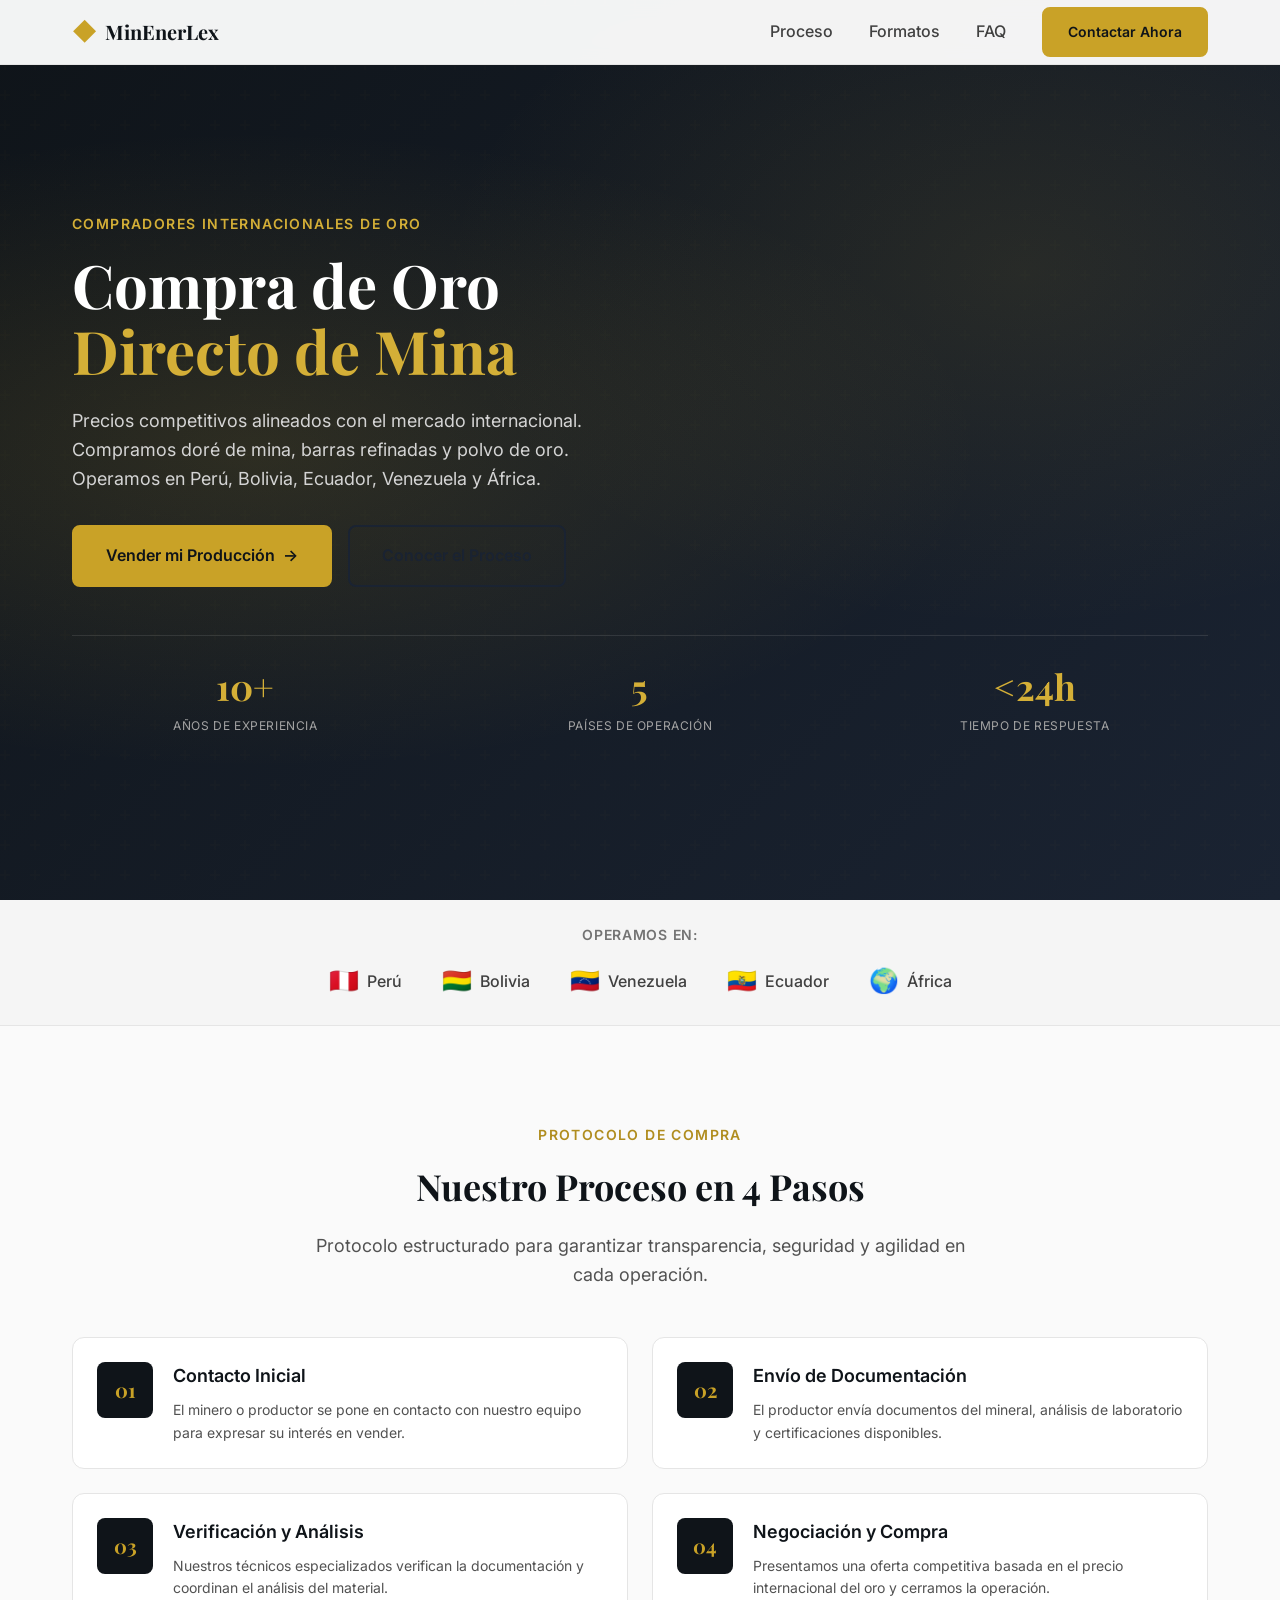
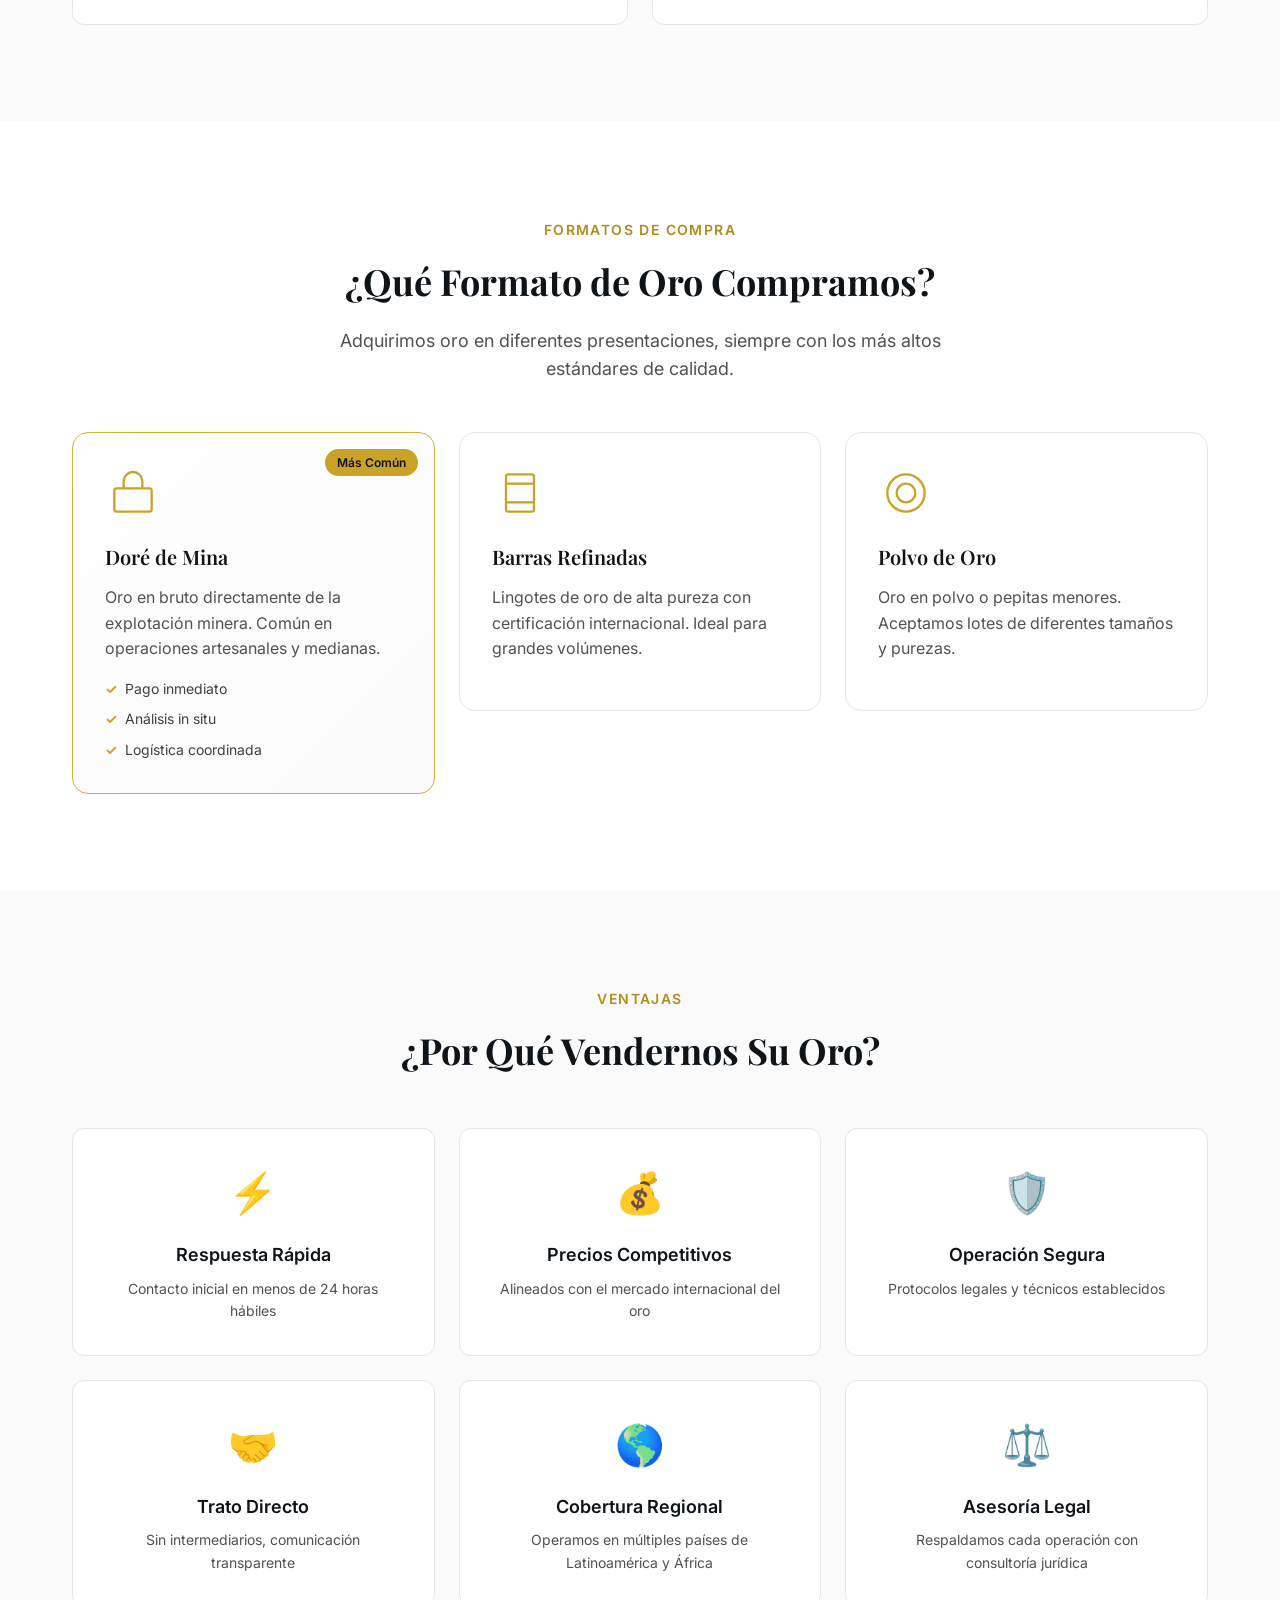
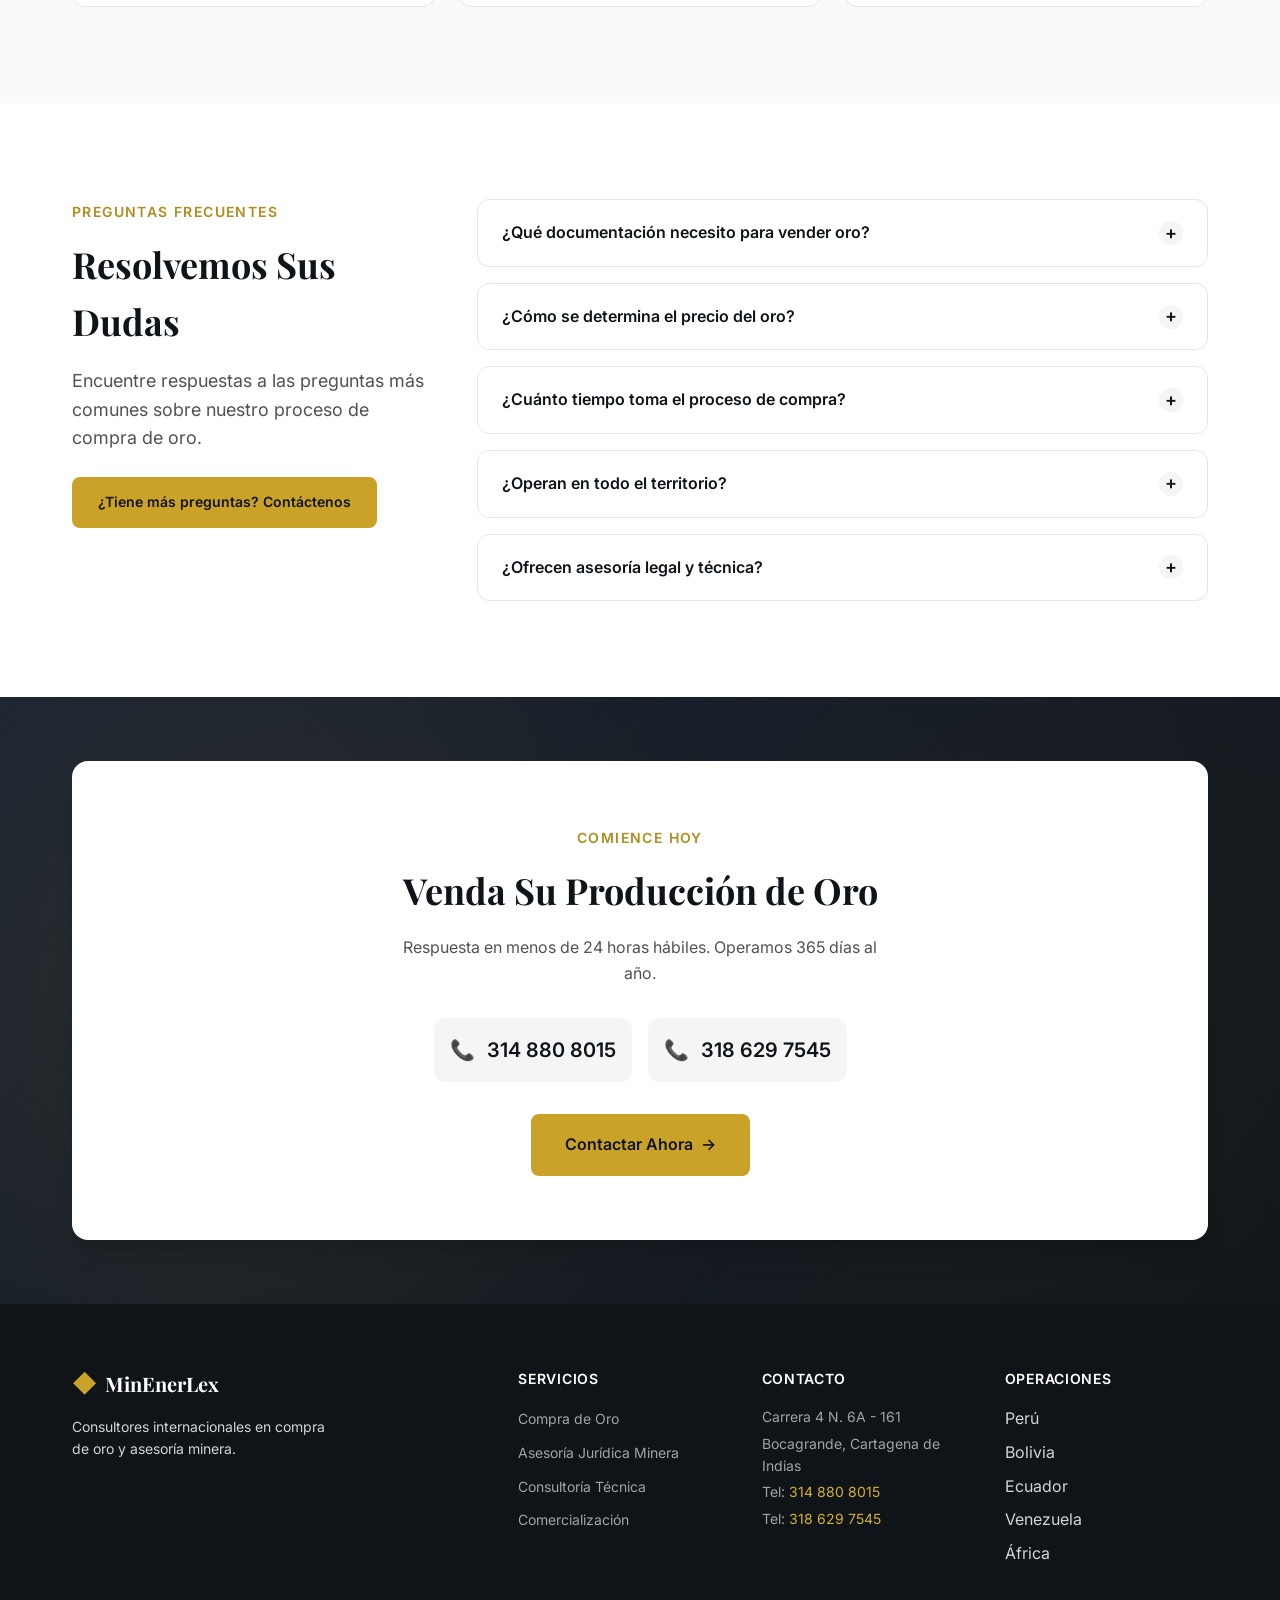
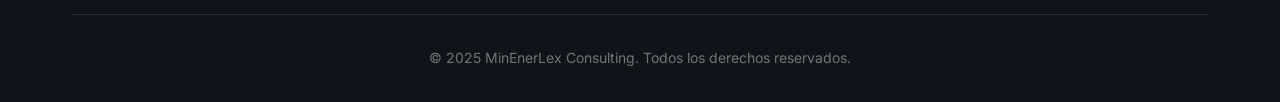
<file: index-old.html>
<!DOCTYPE html>
<html lang="es">
<head>
  <meta charset="UTF-8">
  <meta name="viewport" content="width=device-width, initial-scale=1.0">
  <meta name="description" content="Compra de oro directo de mina. Precios competitivos internacionales para doré, barras refinadas y polvo de oro. Operamos en Perú, Bolivia, Ecuador, Venezuela y África.">
  <title>Compra de Oro Directo de Mina | MinEnerLex Consulting</title>
  <link rel="preconnect" href="https://fonts.googleapis.com">
  <link rel="preconnect" href="https://fonts.gstatic.com" crossorigin>
  <link href="https://fonts.googleapis.com/css2?family=Playfair+Display:wght@400;600;700&family=Inter:wght@400;500;600;700&display=swap" rel="stylesheet">
  <link rel="stylesheet" href="styles.css">
</head>
<body>
  <!-- Skip to main content for accessibility -->
  <a href="#main-content" class="skip-link">Saltar al contenido principal</a>

  <!-- Navigation -->
  <header class="site-header" role="banner">
    <div class="container header-container">
      <a href="/" class="logo" aria-label="MinEnerLex Consulting - Inicio">
        <span class="logo__icon" aria-hidden="true">◆</span>
        <span class="logo__text">MinEnerLex</span>
      </a>

      <button class="nav-toggle" aria-label="Abrir menú de navegación" aria-expanded="false" aria-controls="main-nav">
        <span class="nav-toggle__bar" aria-hidden="true"></span>
        <span class="nav-toggle__bar" aria-hidden="true"></span>
        <span class="nav-toggle__bar" aria-hidden="true"></span>
      </button>

      <nav class="main-nav" id="main-nav" role="navigation" aria-label="Navegación principal">
        <ul class="nav-list">
          <li class="nav-list__item">
            <a href="#proceso" class="nav-list__link">Proceso</a>
          </li>
          <li class="nav-list__item">
            <a href="#formatos" class="nav-list__link">Formatos</a>
          </li>
          <li class="nav-list__item">
            <a href="#faq" class="nav-list__link">FAQ</a>
          </li>
          <li class="nav-list__item nav-list__item--cta">
            <a href="#contacto" class="btn btn--primary">Contactar Ahora</a>
          </li>
        </ul>
      </nav>
    </div>
  </header>

  <main id="main-content">
    <!-- Hero Section -->
    <section class="hero" aria-labelledby="hero-title">
      <div class="hero__bg" aria-hidden="true">
        <div class="hero__gradient"></div>
      </div>
      <div class="container hero__content">
        <div class="hero__text">
          <span class="hero__eyebrow">Compradores Internacionales de Oro</span>
          <h1 id="hero-title" class="hero__title">
            Compra de Oro
            <span class="hero__title--accent">Directo de Mina</span>
          </h1>
          <p class="hero__description">
            Precios competitivos alineados con el mercado internacional.
            Compramos doré de mina, barras refinadas y polvo de oro.
            Operamos en Perú, Bolivia, Ecuador, Venezuela y África.
          </p>
          <div class="hero__actions">
            <a href="#contacto" class="btn btn--primary btn--large">
              Vender mi Producción
              <span aria-hidden="true">→</span>
            </a>
            <a href="#proceso" class="btn btn--secondary btn--large">
              Conocer el Proceso
            </a>
          </div>
          <div class="hero__stats" aria-label="Estadísticas de la empresa">
            <div class="stat">
              <span class="stat__number">10+</span>
              <span class="stat__label">Años de Experiencia</span>
            </div>
            <div class="stat">
              <span class="stat__number">5</span>
              <span class="stat__label">Países de Operación</span>
            </div>
            <div class="stat">
              <span class="stat__number">&lt;24h</span>
              <span class="stat__label">Tiempo de Respuesta</span>
            </div>
          </div>
        </div>
      </div>
    </section>

    <!-- Trust Bar -->
    <section class="trust-bar" aria-label="Países donde operamos">
      <div class="container">
        <p class="trust-bar__title">Operamos en:</p>
        <ul class="trust-bar__flags">
          <li class="flag">
            <span class="flag__icon" aria-hidden="true">🇵🇪</span>
            <span class="flag__name">Perú</span>
          </li>
          <li class="flag">
            <span class="flag__icon" aria-hidden="true">🇧🇴</span>
            <span class="flag__name">Bolivia</span>
          </li>
          <li class="flag">
            <span class="flag__icon" aria-hidden="true">🇻🇪</span>
            <span class="flag__name">Venezuela</span>
          </li>
          <li class="flag">
            <span class="flag__icon" aria-hidden="true">🇪🇨</span>
            <span class="flag__name">Ecuador</span>
          </li>
          <li class="flag">
            <span class="flag__icon" aria-hidden="true">🌍</span>
            <span class="flag__name">África</span>
          </li>
        </ul>
      </div>
    </section>

    <!-- Process Section -->
    <section id="proceso" class="section section--alt" aria-labelledby="proceso-title">
      <div class="container">
        <header class="section__header">
          <span class="section__eyebrow">Protocolo de Compra</span>
          <h2 id="proceso-title" class="section__title">Nuestro Proceso en 4 Pasos</h2>
          <p class="section__description">
            Protocolo estructurado para garantizar transparencia, seguridad y agilidad en cada operación.
          </p>
        </header>

        <ol class="process-list">
          <li class="process-step">
            <div class="process-step__number" aria-hidden="true">01</div>
            <div class="process-step__content">
              <h3 class="process-step__title">Contacto Inicial</h3>
              <p class="process-step__text">
                El minero o productor se pone en contacto con nuestro equipo para expresar su interés en vender.
              </p>
            </div>
          </li>
          <li class="process-step">
            <div class="process-step__number" aria-hidden="true">02</div>
            <div class="process-step__content">
              <h3 class="process-step__title">Envío de Documentación</h3>
              <p class="process-step__text">
                El productor envía documentos del mineral, análisis de laboratorio y certificaciones disponibles.
              </p>
            </div>
          </li>
          <li class="process-step">
            <div class="process-step__number" aria-hidden="true">03</div>
            <div class="process-step__content">
              <h3 class="process-step__title">Verificación y Análisis</h3>
              <p class="process-step__text">
                Nuestros técnicos especializados verifican la documentación y coordinan el análisis del material.
              </p>
            </div>
          </li>
          <li class="process-step">
            <div class="process-step__number" aria-hidden="true">04</div>
            <div class="process-step__content">
              <h3 class="process-step__title">Negociación y Compra</h3>
              <p class="process-step__text">
                Presentamos una oferta competitiva basada en el precio internacional del oro y cerramos la operación.
              </p>
            </div>
          </li>
        </ol>
      </div>
    </section>

    <!-- Formats Section -->
    <section id="formatos" class="section" aria-labelledby="formatos-title">
      <div class="container">
        <header class="section__header">
          <span class="section__eyebrow">Formatos de Compra</span>
          <h2 id="formatos-title" class="section__title">¿Qué Formato de Oro Compramos?</h2>
          <p class="section__description">
            Adquirimos oro en diferentes presentaciones, siempre con los más altos estándares de calidad.
          </p>
        </header>

        <div class="cards-grid">
          <article class="card card--featured">
            <div class="card__icon" aria-hidden="true">
              <svg viewBox="0 0 48 48" width="48" height="48" fill="none" stroke="currentColor" stroke-width="2">
                <rect x="8" y="20" width="32" height="20" rx="2"/>
                <path d="M16 20V14a8 8 0 0116 0v6"/>
              </svg>
            </div>
            <h3 class="card__title">Doré de Mina</h3>
            <p class="card__text">
              Oro en bruto directamente de la explotación minera. Común en operaciones artesanales y medianas.
            </p>
            <ul class="card__list">
              <li>Pago inmediato</li>
              <li>Análisis in situ</li>
              <li>Logística coordinada</li>
            </ul>
          </article>

          <article class="card">
            <div class="card__icon" aria-hidden="true">
              <svg viewBox="0 0 48 48" width="48" height="48" fill="none" stroke="currentColor" stroke-width="2">
                <rect x="12" y="8" width="24" height="32" rx="2"/>
                <line x1="12" y1="16" x2="36" y2="16"/>
                <line x1="12" y1="32" x2="36" y2="32"/>
              </svg>
            </div>
            <h3 class="card__title">Barras Refinadas</h3>
            <p class="card__text">
              Lingotes de oro de alta pureza con certificación internacional. Ideal para grandes volúmenes.
            </p>
          </article>

          <article class="card">
            <div class="card__icon" aria-hidden="true">
              <svg viewBox="0 0 48 48" width="48" height="48" fill="none" stroke="currentColor" stroke-width="2">
                <circle cx="24" cy="24" r="16"/>
                <circle cx="24" cy="24" r="8"/>
              </svg>
            </div>
            <h3 class="card__title">Polvo de Oro</h3>
            <p class="card__text">
              Oro en polvo o pepitas menores. Aceptamos lotes de diferentes tamaños y purezas.
            </p>
          </article>
        </div>
      </div>
    </section>

    <!-- Benefits Section -->
    <section class="section section--alt" aria-labelledby="beneficios-title">
      <div class="container">
        <header class="section__header">
          <span class="section__eyebrow">Ventajas</span>
          <h2 id="beneficios-title" class="section__title">¿Por Qué Vendernos Su Oro?</h2>
        </header>

        <ul class="benefits-grid">
          <li class="benefit">
            <span class="benefit__icon" aria-hidden="true">⚡</span>
            <h3 class="benefit__title">Respuesta Rápida</h3>
            <p class="benefit__text">Contacto inicial en menos de 24 horas hábiles</p>
          </li>
          <li class="benefit">
            <span class="benefit__icon" aria-hidden="true">💰</span>
            <h3 class="benefit__title">Precios Competitivos</h3>
            <p class="benefit__text">Alineados con el mercado internacional del oro</p>
          </li>
          <li class="benefit">
            <span class="benefit__icon" aria-hidden="true">🛡️</span>
            <h3 class="benefit__title">Operación Segura</h3>
            <p class="benefit__text">Protocolos legales y técnicos establecidos</p>
          </li>
          <li class="benefit">
            <span class="benefit__icon" aria-hidden="true">🤝</span>
            <h3 class="benefit__title">Trato Directo</h3>
            <p class="benefit__text">Sin intermediarios, comunicación transparente</p>
          </li>
          <li class="benefit">
            <span class="benefit__icon" aria-hidden="true">🌎</span>
            <h3 class="benefit__title">Cobertura Regional</h3>
            <p class="benefit__text">Operamos en múltiples países de Latinoamérica y África</p>
          </li>
          <li class="benefit">
            <span class="benefit__icon" aria-hidden="true">⚖️</span>
            <h3 class="benefit__title">Asesoría Legal</h3>
            <p class="benefit__text">Respaldamos cada operación con consultoría jurídica</p>
          </li>
        </ul>
      </div>
    </section>

    <!-- FAQ Section -->
    <section id="faq" class="section" aria-labelledby="faq-title">
      <div class="container">
        <div class="faq-layout">
          <div class="faq__intro">
            <span class="section__eyebrow">Preguntas Frecuentes</span>
            <h2 id="faq-title" class="section__title">Resolvemos Sus Dudas</h2>
            <p class="section__description">
              Encuentre respuestas a las preguntas más comunes sobre nuestro proceso de compra de oro.
            </p>
            <a href="#contacto" class="btn btn--primary">¿Tiene más preguntas? Contáctenos</a>
          </div>

          <div class="accordion" role="region" aria-label="Preguntas frecuentes">
            <details class="accordion__item">
              <summary class="accordion__trigger">
                <span class="accordion__title">¿Qué documentación necesito para vender oro?</span>
                <span class="accordion__icon" aria-hidden="true">+</span>
              </summary>
              <div class="accordion__content">
                <p>Requerimos: certificado de origen minero, análisis de laboratorio de la muestra, documento de identidad del vendedor, y constancia de la mina o operación. Nuestro equipo le guiará paso a paso.</p>
              </div>
            </details>

            <details class="accordion__item">
              <summary class="accordion__trigger">
                <span class="accordion__title">¿Cómo se determina el precio del oro?</span>
                <span class="accordion__icon" aria-hidden="true">+</span>
              </summary>
              <div class="accordion__content">
                <p>El precio se basa en la cotización internacional del oro (LBMA), ajustada por la pureza del material, el formato (doré, barras, polvo), y el volumen de la operación. Presentamos una oferta transparente antes de cualquier compromiso.</p>
              </div>
            </details>

            <details class="accordion__item">
              <summary class="accordion__trigger">
                <span class="accordion__title">¿Cuánto tiempo toma el proceso de compra?</span>
                <span class="accordion__icon" aria-hidden="true">+</span>
              </summary>
              <div class="accordion__content">
                <p>El proceso completo puede tomar entre 3 a 15 días hábiles, dependiendo de la documentación disponible, la ubicación de la operación, y la complejidad del análisis del material. Trabajamos para agilizar cada etapa.</p>
              </div>
            </details>

            <details class="accordion__item">
              <summary class="accordion__trigger">
                <span class="accordion__title">¿Operan en todo el territorio?</span>
                <span class="accordion__icon" aria-hidden="true">+</span>
              </summary>
              <div class="accordion__content">
                <p>Sí, operamos en las principales zonas mineras de Perú, Bolivia, Ecuador, Venezuela y varios países de África. Coordinamos la logística según la ubicación específica de su operación.</p>
              </div>
            </details>

            <details class="accordion__item">
              <summary class="accordion__trigger">
                <span class="accordion__title">¿Ofrecen asesoría legal y técnica?</span>
                <span class="accordion__icon" aria-hidden="true">+</span>
              </summary>
              <div class="accordion__content">
                <p>Sí, como parte de MinEnerLex Consulting, ofrecemos servicios de asesoría jurídica minera, consultoría técnica en ingeniería de minas, y acompañamiento en la comercialización de minerales.</p>
              </div>
            </details>
          </div>
        </div>
      </div>
    </section>

    <!-- CTA Section -->
    <section id="contacto" class="cta-section" aria-labelledby="contacto-title">
      <div class="container">
        <div class="cta-card">
          <div class="cta-card__content">
            <span class="cta-card__eyebrow">Comience Hoy</span>
            <h2 id="contacto-title" class="cta-card__title">
              Venda Su Producción de Oro
            </h2>
            <p class="cta-card__text">
              Respuesta en menos de 24 horas hábiles. Operamos 365 días al año.
            </p>
            <div class="cta-card__contact">
              <a href="tel:+573148808015" class="contact-link">
                <span class="contact-link__icon" aria-hidden="true">📞</span>
                <span class="contact-link__text">314 880 8015</span>
              </a>
              <a href="tel:+573186297545" class="contact-link">
                <span class="contact-link__icon" aria-hidden="true">📞</span>
                <span class="contact-link__text">318 629 7545</span>
              </a>
            </div>
            <a href="mailto:contacto@minenerlexconsulting.com" class="btn btn--primary btn--large">
              Contactar Ahora
              <span aria-hidden="true">→</span>
            </a>
          </div>
        </div>
      </div>
    </section>
  </main>

  <!-- Footer -->
  <footer class="site-footer" role="contentinfo">
    <div class="container">
      <div class="footer__grid">
        <div class="footer__brand">
          <a href="/" class="logo" aria-label="MinEnerLex Consulting - Inicio">
            <span class="logo__icon" aria-hidden="true">◆</span>
            <span class="logo__text">MinEnerLex</span>
          </a>
          <p class="footer__tagline">
            Consultores internacionales en compra de oro y asesoría minera.
          </p>
        </div>

        <div class="footer__section">
          <h3 class="footer__heading">Servicios</h3>
          <ul class="footer__list">
            <li><a href="#formatos">Compra de Oro</a></li>
            <li><a href="#">Asesoría Jurídica Minera</a></li>
            <li><a href="#">Consultoría Técnica</a></li>
            <li><a href="#">Comercialización</a></li>
          </ul>
        </div>

        <div class="footer__section">
          <h3 class="footer__heading">Contacto</h3>
          <address class="footer__address">
            <p>Carrera 4 N. 6A - 161</p>
            <p>Bocagrande, Cartagena de Indias</p>
            <p>Tel: <a href="tel:+573148808015">314 880 8015</a></p>
            <p>Tel: <a href="tel:+573186297545">318 629 7545</a></p>
          </address>
        </div>

        <div class="footer__section">
          <h3 class="footer__heading">Operaciones</h3>
          <ul class="footer__list">
            <li>Perú</li>
            <li>Bolivia</li>
            <li>Ecuador</li>
            <li>Venezuela</li>
            <li>África</li>
          </ul>
        </div>
      </div>

      <div class="footer__bottom">
        <p class="footer__legal">
          © 2025 MinEnerLex Consulting. Todos los derechos reservados.
        </p>
      </div>
    </div>
  </footer>

  <script src="script.js"></script>
</body>
</html>
</file>
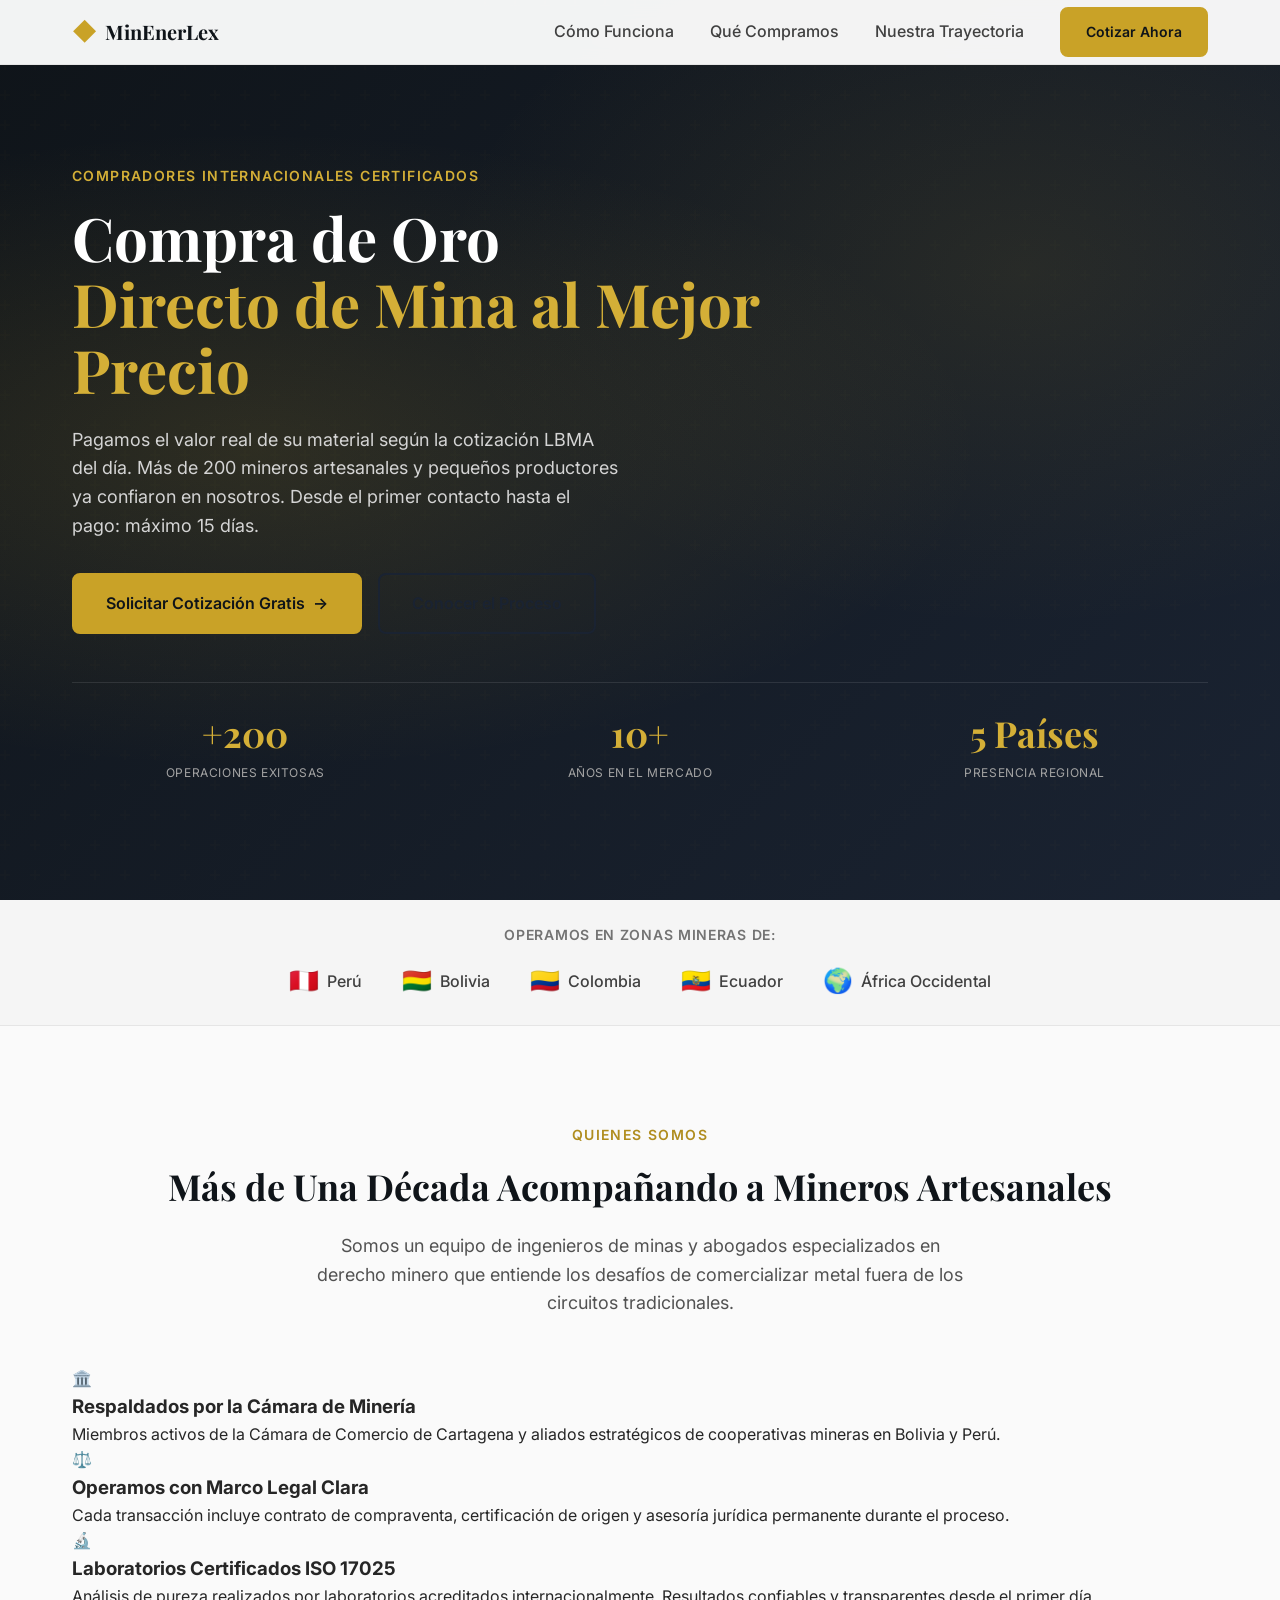
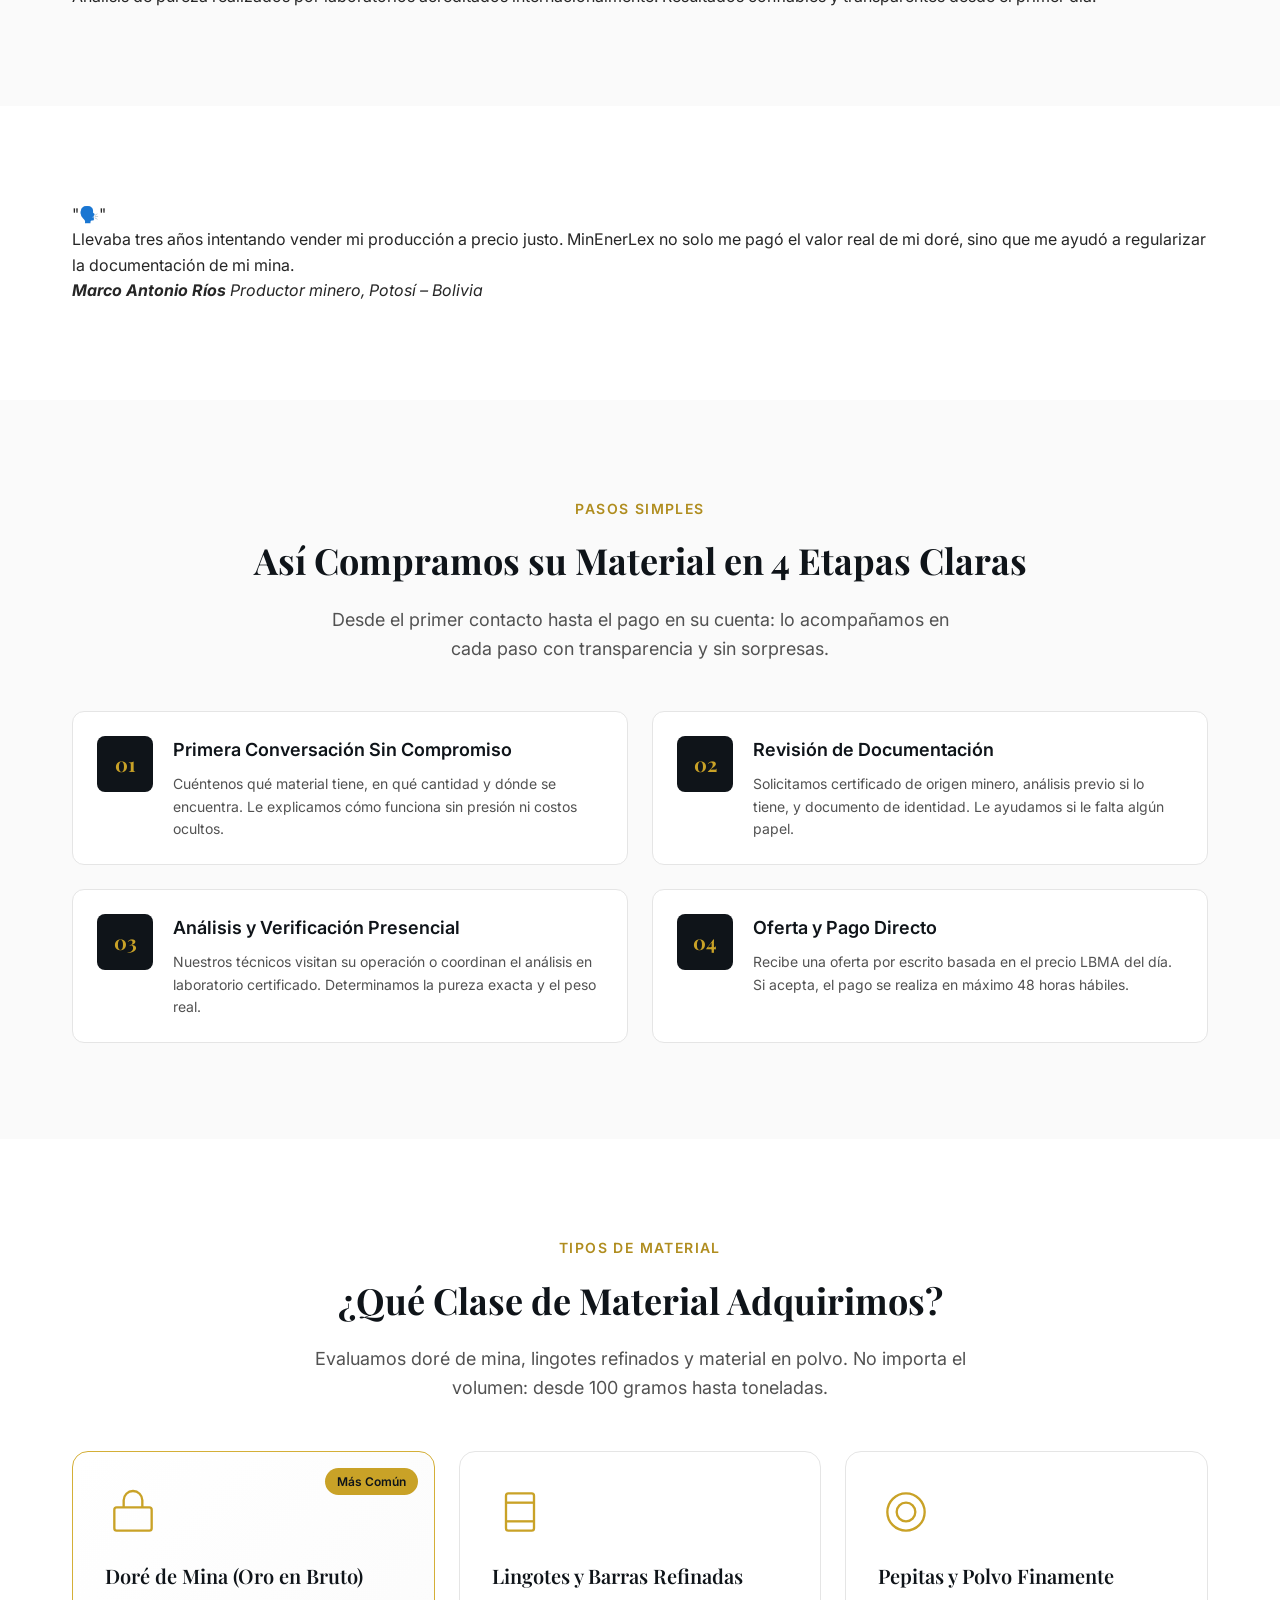
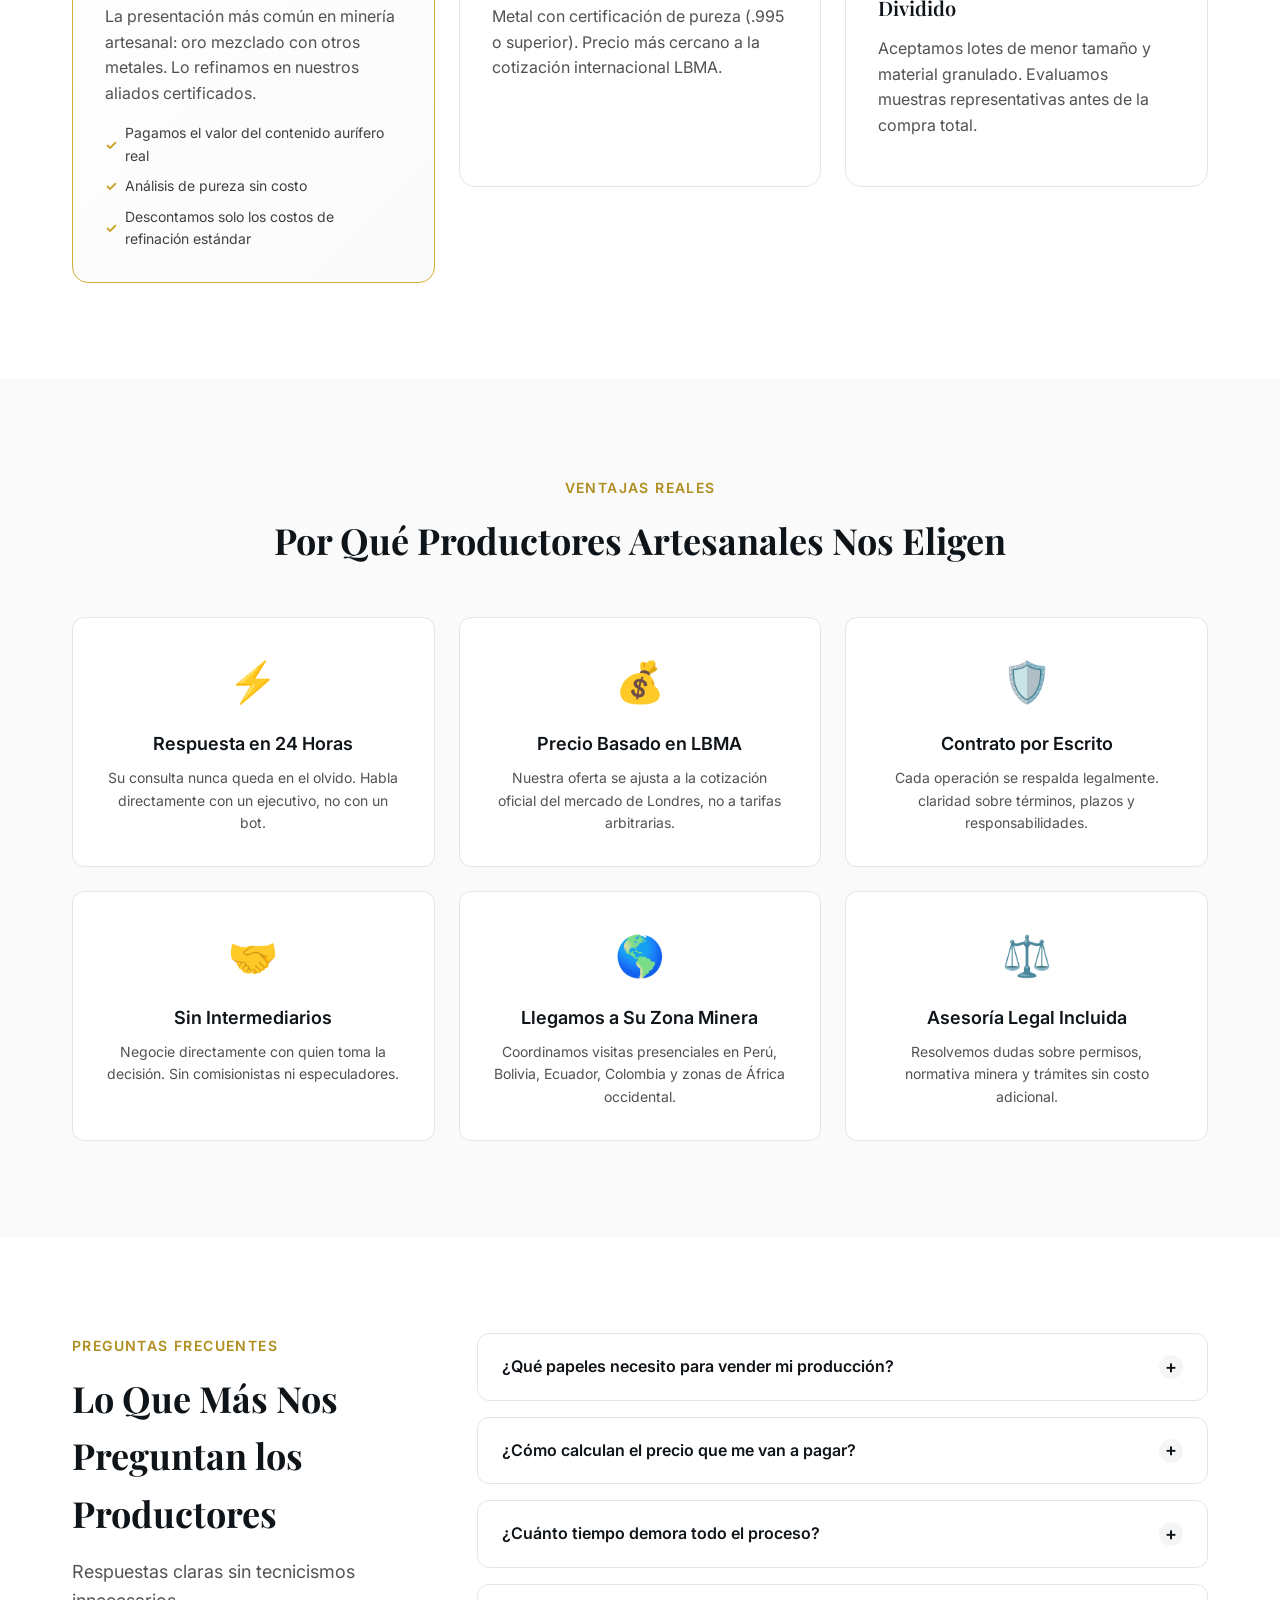
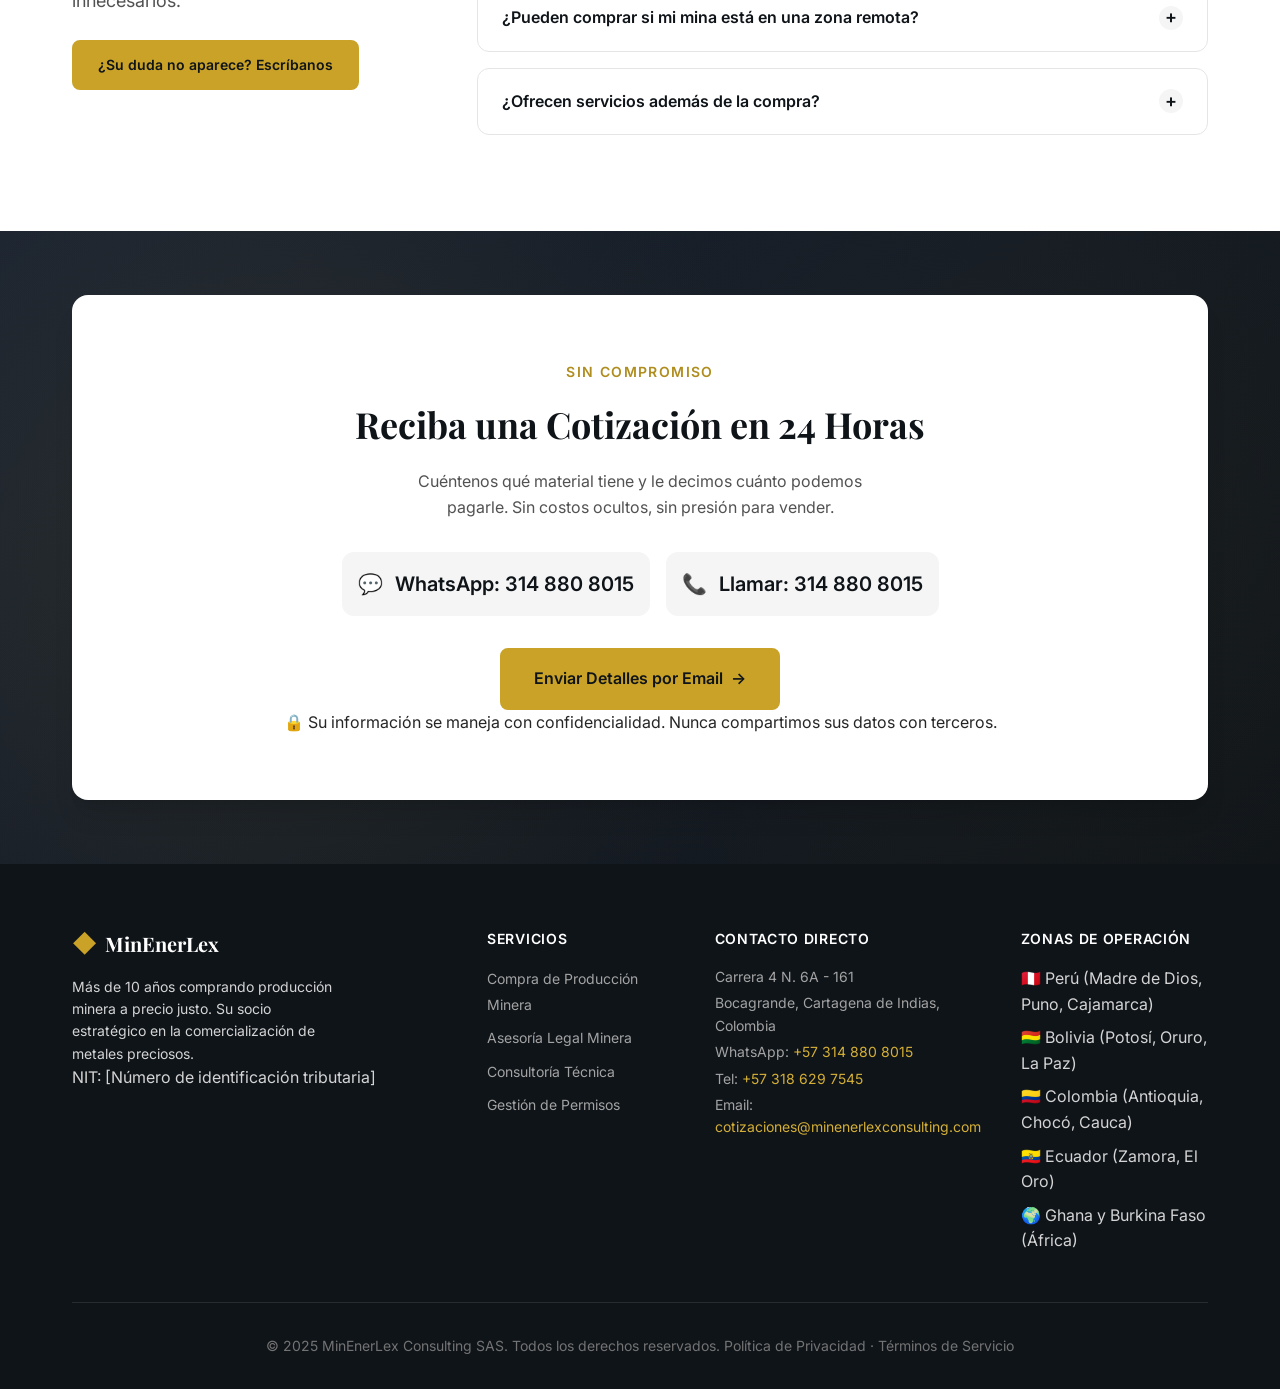
<file: index-seo-optimizado.html>
<!DOCTYPE html>
<html lang="es">
<head>
  <meta charset="UTF-8">
  <meta name="viewport" content="width=device-width, initial-scale=1.0">
  <meta name="description" content="Compra de oro directo de mina al precio internacional LBMA. Adquirimos doré, lingotes y material aurífero de productores artesanales. Cotización en 24h. Operamos en Perú, Bolivia y Colombia.">
  <title>Compra de Oro Directo de Mina | Precio Internacional LBMA | MinEnerLex</title>
  <meta name="keywords" content="compra de oro, comprador de oro, compra doré mina, precio oro hoy, comercialización oro, compra lingotes oro">

  <!-- Open Graph -->
  <meta property="og:title" content="Venda su Producción Minera al Mejor Precio | MinEnerLex Consulting">
  <meta property="og:description" content="Pagamos precio LBMA por doré de mina. Más de 200 operaciones con mineros artesanales. Respuesta garantizada en 24 horas.">
  <meta property="og:type" content="website">
  <meta property="og:url" content="https://www.minenerlexconsulting.com/compra-oro/">

  <!-- Preconnect fonts -->
  <link rel="preconnect" href="https://fonts.googleapis.com">
  <link rel="preconnect" href="https://fonts.gstatic.com" crossorigin>
  <link href="https://fonts.googleapis.com/css2?family=Playfair+Display:wght@400;600;700&family=Inter:wght@400;500;600;700&display=swap" rel="stylesheet">

  <!-- Canonical -->
  <link rel="canonical" href="https://www.minenerlexconsulting.com/compra-oro/">

  <!-- Schema.org JSON-LD -->
  <script type="application/ld+json">
  {
    "@context": "https://schema.org",
    "@graph": [
      {
        "@type": "Organization",
        "@id": "https://www.minenerlexconsulting.com/#organization",
        "name": "MinEnerLex Consulting SAS",
        "alternateName": "MinEnerLex",
        "url": "https://www.minenerlexconsulting.com/",
        "logo": "https://www.minenerlexconsulting.com/logo.png",
        "description": "Especialistas en la compra de oro directo de mina. Más de 10 años comprando doré, lingotes y material aurífero de productores artesanales. Precio LBMA garantizado.",
        "foundingDate": "2015",
        "sameAs": [
          "https://www.linkedin.com/company/minenerlex-consulting",
          "https://www.facebook.com/minenerlex"
        ],
        "contactPoint": {
          "@type": "ContactPoint",
          "telephone": "+57-314-880-8015",
          "contactType": "sales",
          "availableLanguage": ["Spanish", "English"],
          "areaServed": ["CO", "PE", "BO", "EC", "VE", "GH", "BF"]
        }
      },
      {
        "@type": "WebSite",
        "@id": "https://www.minenerlexconsulting.com/#website",
        "url": "https://www.minenerlexconsulting.com/",
        "name": "MinEnerLex Consulting",
        "description": "Compra de oro directo de mina al precio internacional LBMA",
        "inLanguage": "es"
      },
      {
        "@type": "WebPage",
        "@id": "https://www.minenerlexconsulting.com/compra-oro/#webpage",
        "url": "https://www.minenerlexconsulting.com/compra-oro/",
        "name": "Compra de Oro Directo de Mina | Precio Internacional LBMA | MinEnerLex",
        "description": "Compra de oro directo de mina al precio internacional LBMA. Adquirimos doré, lingotes y material aurífero. Más de 200 operaciones con productores.",
        "inLanguage": "es"
      },
      {
        "@type": "LocalBusiness",
        "@id": "https://www.minenerlexconsulting.com/#localbusiness",
        "name": "MinEnerLex Consulting SAS",
        "image": "https://www.minenerlexconsulting.com/office.jpg",
        "priceRange": "$$",
        "telephone": "+57-314-880-8015",
        "email": "cotizaciones@minenerlexconsulting.com",
        "address": {
          "@type": "PostalAddress",
          "streetAddress": "Carrera 4 N. 6A - 161, Bocagrande",
          "addressLocality": "Cartagena de Indias",
          "addressRegion": "Bolívar",
          "postalCode": "130001",
          "addressCountry": "CO"
        },
        "geo": {
          "@type": "GeoCoordinates",
          "latitude": "10.3910",
          "longitude": "-75.5384"
        },
        "openingHoursSpecification": [
          {
            "@type": "OpeningHoursSpecification",
            "dayOfWeek": ["Monday", "Tuesday", "Wednesday", "Thursday", "Friday"],
            "opens": "08:00",
            "closes": "18:00"
          }
        ],
        "aggregateRating": {
          "@type": "AggregateRating",
          "ratingValue": "4.8",
          "reviewCount": "200",
          "bestRating": "5",
          "worstRating": "1"
        }
      },
      {
        "@type": "Review",
        "author": {
          "@type": "Person",
          "name": "Marco Antonio Ríos"
        },
        "datePublished": "2024-03-15",
        "reviewBody": "Llevaba tres años intentando vender mi producción a precio justo. MinEnerLex no solo me pagó el valor real de mi doré, sino que me ayudó a regularizar la documentación de mi mina.",
        "reviewRating": {
          "@type": "Rating",
          "ratingValue": "5",
          "bestRating": "5"
        }
      },
      {
        "@type": "FAQPage",
        "mainEntity": [
          {
            "@type": "Question",
            "name": "¿Qué papeles necesito para vender mi producción?",
            "acceptedAnswer": {
              "@type": "Answer",
              "text": "Depende de su ubicación, pero generalmente pedimos: certificado de origen minero (o constancia de la autoridad local), análisis de laboratorio si lo tiene, y su documento de identidad. Si le falta algo, le ayudamos a gestionarlo. No dejamos que un trámite detenga una operación justa."
            }
          },
          {
            "@type": "Question",
            "name": "¿Cómo calculan el precio que me van a pagar?",
            "acceptedAnswer": {
              "@type": "Answer",
              "text": "Tomamos el precio internacional del día (cotización LBMA), multiplicamos por los gramos finos de su material según el análisis de pureza, y descontamos solo los costos de refinación si aplica. Le entregamos una hoja con el cálculo paso a paso antes de que tome una decisión. No hay letras chiquitas."
            }
          },
          {
            "@type": "Question",
            "name": "¿Cuánto tiempo demora todo el proceso?",
            "acceptedAnswer": {
              "@type": "Answer",
              "text": "Desde que nos contacta hasta que tiene el dinero en su cuenta: entre 3 y 15 días hábiles. Depende de qué tan rápido tengamos la documentación, la ubicación de su mina, y si necesita refinación. Operaciones simples con lingotes certificados pueden cerrarse en 48 horas."
            }
          },
          {
            "@type": "Question",
            "name": "¿Pueden comprar si mi mina está en una zona remota?",
            "acceptedAnswer": {
              "@type": "Answer",
              "text": "Sí. Tenemos experiencia en zonas de difícil acceso de Perú, Bolivia, Colombia, Ecuador y África occidental. Nos movemos a donde esté usted, o coordinamos un punto de encuentro seguro. La logística es nuestro problema, no el suyo."
            }
          },
          {
            "@type": "Question",
            "name": "¿Ofrecen servicios además de la compra?",
            "acceptedAnswer": {
              "@type": "Answer",
              "text": "Como consultora integral, también ofrecemos asesoría jurídica minera, gestión de permisos, y consultoría técnica para mejorar la extracción. Muchos de nuestros clientes empezaron vendiéndonos material y hoy les ayudamos a formalizar toda su operación."
            }
          }
        ]
      }
    ]
  }
  </script>

  <link rel="stylesheet" href="styles.css">
</head>
<body>
  <!-- Skip to main content for accessibility -->
  <a href="#main-content" class="skip-link">Saltar al contenido principal</a>

  <!-- Navigation -->
  <header class="site-header" role="banner">
    <div class="container header-container">
      <a href="/" class="logo" aria-label="MinEnerLex Consulting - Inicio">
        <span class="logo__icon" aria-hidden="true">◆</span>
        <span class="logo__text">MinEnerLex</span>
      </a>

      <button class="nav-toggle" aria-label="Abrir menú de navegación" aria-expanded="false" aria-controls="main-nav">
        <span class="nav-toggle__bar" aria-hidden="true"></span>
        <span class="nav-toggle__bar" aria-hidden="true"></span>
        <span class="nav-toggle__bar" aria-hidden="true"></span>
      </button>

      <nav class="main-nav" id="main-nav" role="navigation" aria-label="Navegación principal">
        <ul class="nav-list">
          <li class="nav-list__item">
            <a href="#como-funciona" class="nav-list__link">Cómo Funciona</a>
          </li>
          <li class="nav-list__item">
            <a href="#formatos" class="nav-list__link">Qué Compramos</a>
          </li>
          <li class="nav-list__item">
            <a href="#experiencia" class="nav-list__link">Nuestra Trayectoria</a>
          </li>
          <li class="nav-list__item nav-list__item--cta">
            <a href="#cotizar" class="btn btn--primary">Cotizar Ahora</a>
          </li>
        </ul>
      </nav>
    </div>
  </header>

  <main id="main-content">
    <!-- Hero Section -->
    <section class="hero" aria-labelledby="hero-title">
      <div class="hero__bg" aria-hidden="true">
        <div class="hero__gradient"></div>
      </div>
      <div class="container hero__content">
        <div class="hero__text">
          <span class="hero__eyebrow">Compradores Internacionales Certificados</span>
          <h1 id="hero-title" class="hero__title">
            Compra de Oro
            <span class="hero__title--accent">Directo de Mina al Mejor Precio</span>
          </h1>
          <p class="hero__description">
            Pagamos el valor real de su material según la cotización LBMA del día.
            Más de 200 mineros artesanales y pequeños productores ya confiaron en nosotros.
            Desde el primer contacto hasta el pago: máximo 15 días.
          </p>
          <div class="hero__actions">
            <a href="#cotizar" class="btn btn--primary btn--large">
              Solicitar Cotización Gratis
              <span aria-hidden="true">→</span>
            </a>
            <a href="#como-funciona" class="btn btn--secondary btn--large">
              Conocer el Proceso
            </a>
          </div>
          <div class="hero__stats" aria-label="Estadísticas de la empresa">
            <div class="stat">
              <span class="stat__number">+200</span>
              <span class="stat__label">Operaciones Exitosas</span>
            </div>
            <div class="stat">
              <span class="stat__number">10+</span>
              <span class="stat__label">Años en el Mercado</span>
            </div>
            <div class="stat">
              <span class="stat__number">5 Países</span>
              <span class="stat__label">Presencia Regional</span>
            </div>
          </div>
        </div>
      </div>
    </section>

    <!-- Trust Bar -->
    <section class="trust-bar" aria-label="Países donde operamos">
      <div class="container">
        <p class="trust-bar__title">Operamos en zonas mineras de:</p>
        <ul class="trust-bar__flags">
          <li class="flag">
            <span class="flag__icon" aria-hidden="true">🇵🇪</span>
            <span class="flag__name">Perú</span>
          </li>
          <li class="flag">
            <span class="flag__icon" aria-hidden="true">🇧🇴</span>
            <span class="flag__name">Bolivia</span>
          </li>
          <li class="flag">
            <span class="flag__icon" aria-hidden="true">🇨🇴</span>
            <span class="flag__name">Colombia</span>
          </li>
          <li class="flag">
            <span class="flag__icon" aria-hidden="true">🇪🇨</span>
            <span class="flag__name">Ecuador</span>
          </li>
          <li class="flag">
            <span class="flag__icon" aria-hidden="true">🌍</span>
            <span class="flag__name">África Occidental</span>
          </li>
        </ul>
      </div>
    </section>

    <!-- Experience Section (E-E-A-T Signal) -->
    <section id="experiencia" class="section section--alt" aria-labelledby="experiencia-title">
      <div class="container">
        <header class="section__header">
          <span class="section__eyebrow">Quienes Somos</span>
          <h2 id="experiencia-title" class="section__title">Más de Una Década Acompañando a Mineros Artesanales</h2>
          <p class="section__description">
            Somos un equipo de ingenieros de minas y abogados especializados en derecho minero
            que entiende los desafíos de comercializar metal fuera de los circuitos tradicionales.
          </p>
        </header>

        <div class="trust-signals">
          <article class="trust-card">
            <div class="trust-card__icon" aria-hidden="true">🏛️</div>
            <h3 class="trust-card__title">Respaldados por la Cámara de Minería</h3>
            <p class="trust-card__text">
              Miembros activos de la Cámara de Comercio de Cartagena y aliados estratégicos
              de cooperativas mineras en Bolivia y Perú.
            </p>
          </article>

          <article class="trust-card">
            <div class="trust-card__icon" aria-hidden="true">⚖️</div>
            <h3 class="trust-card__title">Operamos con Marco Legal Clara</h3>
            <p class="trust-card__text">
              Cada transacción incluye contrato de compraventa, certificación de origen
              y asesoría jurídica permanente durante el proceso.
            </p>
          </article>

          <article class="trust-card">
            <div class="trust-card__icon" aria-hidden="true">🔬</div>
            <h3 class="trust-card__title">Laboratorios Certificados ISO 17025</h3>
            <p class="trust-card__text">
              Análisis de pureza realizados por laboratorios acreditados internacionalmente.
              Resultados confiables y transparentes desde el primer día.
            </p>
          </article>
        </div>
      </div>
    </section>

    <!-- Testimonial (E-E-A-T Signal) -->
    <section class="section" aria-labelledby="testimonio-title">
      <div class="container">
        <blockquote class="testimonial">
          <span class="testimonial__quote-mark" aria-hidden="true">"🗣️"</span>
          <p class="testimonial__text">
            Llevaba tres años intentando vender mi producción a precio justo.
            MinEnerLex no solo me pagó el valor real de mi doré,
            sino que me ayudó a regularizar la documentación de mi mina.
          </p>
          <footer class="testimonial__footer">
            <cite class="testimonial__author">
              <strong>Marco Antonio Ríos</strong>
              <span class="testimonial__role">Productor minero, Potosí – Bolivia</span>
            </cite>
          </footer>
        </blockquote>
      </div>
    </section>

    <!-- Process Section -->
    <section id="como-funciona" class="section section--alt" aria-labelledby="proceso-title">
      <div class="container">
        <header class="section__header">
          <span class="section__eyebrow">Pasos Simples</span>
          <h2 id="proceso-title" class="section__title">Así Compramos su Material en 4 Etapas Claras</h2>
          <p class="section__description">
            Desde el primer contacto hasta el pago en su cuenta: lo acompañamos
            en cada paso con transparencia y sin sorpresas.
          </p>
        </header>

        <ol class="process-list">
          <li class="process-step">
            <div class="process-step__number" aria-hidden="true">01</div>
            <div class="process-step__content">
              <h3 class="process-step__title">Primera Conversación Sin Compromiso</h3>
              <p class="process-step__text">
                Cuéntenos qué material tiene, en qué cantidad y dónde se encuentra.
                Le explicamos cómo funciona sin presión ni costos ocultos.
              </p>
            </div>
          </li>
          <li class="process-step">
            <div class="process-step__number" aria-hidden="true">02</div>
            <div class="process-step__content">
              <h3 class="process-step__title">Revisión de Documentación</h3>
              <p class="process-step__text">
                Solicitamos certificado de origen minero, análisis previo si lo tiene,
                y documento de identidad. Le ayudamos si le falta algún papel.
              </p>
            </div>
          </li>
          <li class="process-step">
            <div class="process-step__number" aria-hidden="true">03</div>
            <div class="process-step__content">
              <h3 class="process-step__title">Análisis y Verificación Presencial</h3>
              <p class="process-step__text">
                Nuestros técnicos visitan su operación o coordinan el análisis en laboratorio certificado.
                Determinamos la pureza exacta y el peso real.
              </p>
            </div>
          </li>
          <li class="process-step">
            <div class="process-step__number" aria-hidden="true">04</div>
            <div class="process-step__content">
              <h3 class="process-step__title">Oferta y Pago Directo</h3>
              <p class="process-step__text">
                Recibe una oferta por escrito basada en el precio LBMA del día.
                Si acepta, el pago se realiza en máximo 48 horas hábiles.
              </p>
            </div>
          </li>
        </ol>
      </div>
    </section>

    <!-- Formats Section -->
    <section id="formatos" class="section" aria-labelledby="formatos-title">
      <div class="container">
        <header class="section__header">
          <span class="section__eyebrow">Tipos de Material</span>
          <h2 id="formatos-title" class="section__title">¿Qué Clase de Material Adquirimos?</h2>
          <p class="section__description">
            Evaluamos doré de mina, lingotes refinados y material en polvo.
            No importa el volumen: desde 100 gramos hasta toneladas.
          </p>
        </header>

        <div class="cards-grid">
          <article class="card card--featured">
            <div class="card__icon" aria-hidden="true">
              <svg viewBox="0 0 48 48" width="48" height="48" fill="none" stroke="currentColor" stroke-width="2">
                <rect x="8" y="20" width="32" height="20" rx="2"/>
                <path d="M16 20V14a8 8 0 0116 0v6"/>
              </svg>
            </div>
            <h3 class="card__title">Doré de Mina (Oro en Bruto)</h3>
            <p class="card__text">
              La presentación más común en minería artesanal: oro mezclado con otros metales.
              Lo refinamos en nuestros aliados certificados.
            </p>
            <ul class="card__list">
              <li>Pagamos el valor del contenido aurífero real</li>
              <li>Análisis de pureza sin costo</li>
              <li>Descontamos solo los costos de refinación estándar</li>
            </ul>
          </article>

          <article class="card">
            <div class="card__icon" aria-hidden="true">
              <svg viewBox="0 0 48 48" width="48" height="48" fill="none" stroke="currentColor" stroke-width="2">
                <rect x="12" y="8" width="24" height="32" rx="2"/>
                <line x1="12" y1="16" x2="36" y2="16"/>
                <line x1="12" y1="32" x2="36" y2="32"/>
              </svg>
            </div>
            <h3 class="card__title">Lingotes y Barras Refinadas</h3>
            <p class="card__text">
              Metal con certificación de pureza (.995 o superior).
              Precio más cercano a la cotización internacional LBMA.
            </p>
          </article>

          <article class="card">
            <div class="card__icon" aria-hidden="true">
              <svg viewBox="0 0 48 48" width="48" height="48" fill="none" stroke="currentColor" stroke-width="2">
                <circle cx="24" cy="24" r="16"/>
                <circle cx="24" cy="24" r="8"/>
              </svg>
            </div>
            <h3 class="card__title">Pepitas y Polvo Finamente Dividido</h3>
            <p class="card__text">
              Aceptamos lotes de menor tamaño y material granulado.
              Evaluamos muestras representativas antes de la compra total.
            </p>
          </article>
        </div>
      </div>
    </section>

    <!-- Benefits Section -->
    <section class="section section--alt" aria-labelledby="beneficios-title">
      <div class="container">
        <header class="section__header">
          <span class="section__eyebrow">Ventajas Reales</span>
          <h2 id="beneficios-title" class="section__title">Por Qué Productores Artesanales Nos Eligen</h2>
        </header>

        <ul class="benefits-grid">
          <li class="benefit">
            <span class="benefit__icon" aria-hidden="true">⚡</span>
            <h3 class="benefit__title">Respuesta en 24 Horas</h3>
            <p class="benefit__text">Su consulta nunca queda en el olvido. Habla directamente con un ejecutivo, no con un bot.</p>
          </li>
          <li class="benefit">
            <span class="benefit__icon" aria-hidden="true">💰</span>
            <h3 class="benefit__title">Precio Basado en LBMA</h3>
            <p class="benefit__text">Nuestra oferta se ajusta a la cotización oficial del mercado de Londres, no a tarifas arbitrarias.</p>
          </li>
          <li class="benefit">
            <span class="benefit__icon" aria-hidden="true">🛡️</span>
            <h3 class="benefit__title">Contrato por Escrito</h3>
            <p class="benefit__text">Cada operación se respalda legalmente. claridad sobre términos, plazos y responsabilidades.</p>
          </li>
          <li class="benefit">
            <span class="benefit__icon" aria-hidden="true">🤝</span>
            <h3 class="benefit__title">Sin Intermediarios</h3>
            <p class="benefit__text">Negocie directamente con quien toma la decisión. Sin comisionistas ni especuladores.</p>
          </li>
          <li class="benefit">
            <span class="benefit__icon" aria-hidden="true">🌎</span>
            <h3 class="benefit__title">Llegamos a Su Zona Minera</h3>
            <p class="benefit__text">Coordinamos visitas presenciales en Perú, Bolivia, Ecuador, Colombia y zonas de África occidental.</p>
          </li>
          <li class="benefit">
            <span class="benefit__icon" aria-hidden="true">⚖️</span>
            <h3 class="benefit__title">Asesoría Legal Incluida</h3>
            <p class="benefit__text">Resolvemos dudas sobre permisos, normativa minera y trámites sin costo adicional.</p>
          </li>
        </ul>
      </div>
    </section>

    <!-- FAQ Section -->
    <section id="faq" class="section" aria-labelledby="faq-title">
      <div class="container">
        <div class="faq-layout">
          <div class="faq__intro">
            <span class="section__eyebrow">Preguntas Frecuentes</span>
            <h2 id="faq-title" class="section__title">Lo Que Más Nos Preguntan los Productores</h2>
            <p class="section__description">
              Respuestas claras sin tecnicismos innecesarios.
            </p>
            <a href="#cotizar" class="btn btn--primary">¿Su duda no aparece? Escríbanos</a>
          </div>

          <div class="accordion" role="region" aria-label="Preguntas frecuentes">
            <details class="accordion__item">
              <summary class="accordion__trigger">
                <span class="accordion__title">¿Qué papeles necesito para vender mi producción?</span>
                <span class="accordion__icon" aria-hidden="true">+</span>
              </summary>
              <div class="accordion__content">
                <p>Depende de su ubicación, pero generalmente pedimos: certificado de origen minero (o constancia de la autoridad local), análisis de laboratorio si lo tiene, y su documento de identidad.<strong> Si le falta algo, le ayudamos a gestionarlo.</strong> No dejamos que un trámite detenga una operación justa.</p>
              </div>
            </details>

            <details class="accordion__item">
              <summary class="accordion__trigger">
                <span class="accordion__title">¿Cómo calculan el precio que me van a pagar?</span>
                <span class="accordion__icon" aria-hidden="true">+</span>
              </summary>
              <div class="accordion__content">
                <p>Tomamos el precio internacional del día (cotización LBMA), multiplicamos por los gramos finos de su material según el análisis de pureza, y descontamos solo los costos de refinación si aplica. <strong>Le entregamos una hoja con el cálculo paso a paso antes de que tome una decisión.</strong> No hay letras chiquitas.</p>
              </div>
            </details>

            <details class="accordion__item">
              <summary class="accordion__trigger">
                <span class="accordion__title">¿Cuánto tiempo demora todo el proceso?</span>
                <span class="accordion__icon" aria-hidden="true">+</span>
              </summary>
              <div class="accordion__content">
                <p>Desde que nos contacta hasta que tiene el dinero en su cuenta: entre 3 y 15 días hábiles. Depende de qué tan rápido tengamos la documentación, la ubicación de su mina, y si necesita refinación. Operaciones simples con lingotes certificados pueden cerrarse en 48 horas.</p>
              </div>
            </details>

            <details class="accordion__item">
              <summary class="accordion__trigger">
                <span class="accordion__title">¿Pueden comprar si mi mina está en una zona remota?</span>
                <span class="accordion__icon" aria-hidden="true">+</span>
              </summary>
              <div class="accordion__content">
                <p>Sí. Tenemos experiencia en zonas de difícil acceso de Perú, Bolivia, Colombia, Ecuador y África occidental. <strong>Nos movemos a donde esté usted</strong>, o coordinamos un punto de encuentro seguro. La logística es nuestro problema, no el suyo.</p>
              </div>
            </details>

            <details class="accordion__item">
              <summary class="accordion__trigger">
                <span class="accordion__title">¿Ofrecen servicios además de la compra?</span>
                <span class="accordion__icon" aria-hidden="true">+</span>
              </summary>
              <div class="accordion__content">
                <p>Como consultora integral, también ofrecemos asesoría jurídica minera, gestión de permisos, y consultoría técnica para mejorar la extracción. Muchos de nuestros clientes empezaron vendiéndonos material y hoy les ayudamos a formalizar toda su operación.</p>
              </div>
            </details>
          </div>
        </div>
      </div>
    </section>

    <!-- CTA Section -->
    <section id="cotizar" class="cta-section" aria-labelledby="contacto-title">
      <div class="container">
        <div class="cta-card">
          <div class="cta-card__content">
            <span class="cta-card__eyebrow">Sin Compromiso</span>
            <h2 id="contacto-title" class="cta-card__title">
              Reciba una Cotización en 24 Horas
            </h2>
            <p class="cta-card__text">
              Cuéntenos qué material tiene y le decimos cuánto podemos pagarle.
              Sin costos ocultos, sin presión para vender.
            </p>
            <div class="cta-card__contact">
              <a href="https://wa.me/573148808015?text=Hola%2C%20quiero%20cotizar%20mi%20producción%20de%20oro" class="contact-link contact-link--whatsapp" target="_blank" rel="noopener">
                <span class="contact-link__icon" aria-hidden="true">💬</span>
                <span class="contact-link__text">WhatsApp: 314 880 8015</span>
              </a>
              <a href="tel:+573148808015" class="contact-link">
                <span class="contact-link__icon" aria-hidden="true">📞</span>
                <span class="contact-link__text">Llamar: 314 880 8015</span>
              </a>
            </div>
            <a href="mailto:cotizaciones@minenerlexconsulting.com?subject=Cotización%20de%20Producción%20Minera&;body=Hola,%20quiero%20recibir%20una%20cotización.%0A%0ADetalles%20de%20mi%20material:%0A-%20Tipo%20(doré/barras/polvo):%0A-%20Cantidad%20aproximada:%0A-%20Ubicación:%0A-%20Documentación%20disponible:" class="btn btn--primary btn--large">
              Enviar Detalles por Email
              <span aria-hidden="true">→</span>
            </a>
            <p class="cta-card__guarantee">
              🔒 Su información se maneja con confidencialidad. Nunca compartimos sus datos con terceros.
            </p>
          </div>
        </div>
      </div>
    </section>
  </main>

  <!-- Footer -->
  <footer class="site-footer" role="contentinfo">
    <div class="container">
      <div class="footer__grid">
        <div class="footer__brand">
          <a href="/" class="logo" aria-label="MinEnerLex Consulting - Inicio">
            <span class="logo__icon" aria-hidden="true">◆</span>
            <span class="logo__text">MinEnerLex</span>
          </a>
          <p class="footer__tagline">
            Más de 10 años comprando producción minera a precio justo.
            Su socio estratégico en la comercialización de metales preciosos.
          </p>
          <p class="footer__nit">NIT: [Número de identificación tributaria]</p>
        </div>

        <div class="footer__section">
          <h3 class="footer__heading">Servicios</h3>
          <ul class="footer__list">
            <li><a href="#formatos">Compra de Producción Minera</a></li>
            <li><a href="#">Asesoría Legal Minera</a></li>
            <li><a href="#">Consultoría Técnica</a></li>
            <li><a href="#">Gestión de Permisos</a></li>
          </ul>
        </div>

        <div class="footer__section">
          <h3 class="footer__heading">Contacto Directo</h3>
          <address class="footer__address">
            <p>Carrera 4 N. 6A - 161</p>
            <p>Bocagrande, Cartagena de Indias, Colombia</p>
            <p>WhatsApp: <a href="https://wa.me/573148808015">+57 314 880 8015</a></p>
            <p>Tel: <a href="tel:+573186297545">+57 318 629 7545</a></p>
            <p>Email: <a href="mailto:cotizaciones@minenerlexconsulting.com">cotizaciones@minenerlexconsulting.com</a></p>
          </address>
        </div>

        <div class="footer__section">
          <h3 class="footer__heading">Zonas de Operación</h3>
          <ul class="footer__list">
            <li>🇵🇪 Perú (Madre de Dios, Puno, Cajamarca)</li>
            <li>🇧🇴 Bolivia (Potosí, Oruro, La Paz)</li>
            <li>🇨🇴 Colombia (Antioquia, Chocó, Cauca)</li>
            <li>🇪🇨 Ecuador (Zamora, El Oro)</li>
            <li>🌍 Ghana y Burkina Faso (África)</li>
          </ul>
        </div>
      </div>

      <div class="footer__bottom">
        <p class="footer__legal">
          © 2025 MinEnerLex Consulting SAS. Todos los derechos reservados.
          <a href="#" class="footer__link">Política de Privacidad</a> ·
          <a href="#" class="footer__link">Términos de Servicio</a>
        </p>
      </div>
    </div>
  </footer>

  <script src="script.js"></script>
</body>
</html>
</file>
<file: styles.css>
/* ========================================
   MINENERLEX CONSULTING - REDISEÑO 2025
   Sistema de diseño CSS moderno
   ======================================== */

/* ----------------------------------------
   1. VARIABLES Y RESET
   ---------------------------------------- */
:root {
  /* Paleta de colores */
  --color-gold-500: #C9A227;
  --color-gold-400: #D4AF37;
  --color-gold-300: #E5C158;
  --color-gold-600: #B08D1F;

  --color-navy-900: #0F1419;
  --color-navy-800: #1A2332;
  --color-navy-700: #243447;
  --color-navy-600: #2E4059;

  --color-gray-50: #FAFAFA;
  --color-gray-100: #F5F5F5;
  --color-gray-200: #E5E5E5;
  --color-gray-300: #D4D4D4;
  --color-gray-400: #A3A3A3;
  --color-gray-500: #737373;
  --color-gray-600: #525252;
  --color-gray-700: #404040;
  --color-gray-800: #262626;
  --color-gray-900: #171717;

  --color-white: #FFFFFF;
  --color-black: #000000;

  /* Tipografía */
  --font-serif: 'Playfair Display', Georgia, serif;
  --font-sans: 'Inter', -apple-system, BlinkMacSystemFont, 'Segoe UI', Roboto, sans-serif;

  /* Tamaños de fuente */
  --text-xs: 0.75rem;
  --text-sm: 0.875rem;
  --text-base: 1rem;
  --text-lg: 1.125rem;
  --text-xl: 1.25rem;
  --text-2xl: 1.5rem;
  --text-3xl: 1.875rem;
  --text-4xl: 2.25rem;
  --text-5xl: 3rem;
  --text-6xl: 3.75rem;

  /* Espaciado */
  --space-1: 0.25rem;
  --space-2: 0.5rem;
  --space-3: 0.75rem;
  --space-4: 1rem;
  --space-5: 1.25rem;
  --space-6: 1.5rem;
  --space-8: 2rem;
  --space-10: 2.5rem;
  --space-12: 3rem;
  --space-16: 4rem;
  --space-20: 5rem;
  --space-24: 6rem;

  /* Layout */
  --container-max: 75rem;
  --container-narrow: 60rem;

  /* Bordes */
  --radius-sm: 0.25rem;
  --radius-md: 0.5rem;
  --radius-lg: 0.75rem;
  --radius-xl: 1rem;
  --radius-full: 9999px;

  /* Sombras */
  --shadow-sm: 0 1px 2px 0 rgb(0 0 0 / 0.05);
  --shadow-md: 0 4px 6px -1px rgb(0 0 0 / 0.1), 0 2px 4px -2px rgb(0 0 0 / 0.1);
  --shadow-lg: 0 10px 15px -3px rgb(0 0 0 / 0.1), 0 4px 6px -4px rgb(0 0 0 / 0.1);
  --shadow-xl: 0 20px 25px -5px rgb(0 0 0 / 0.1), 0 8px 10px -6px rgb(0 0 0 / 0.1);
  --shadow-gold: 0 10px 40px -10px rgb(201 162 39 / 0.3);

  /* Transiciones */
  --transition-fast: 150ms ease;
  --transition-base: 250ms ease;
  --transition-slow: 350ms ease;
}

/* Reset */
*, *::before, *::after {
  box-sizing: border-box;
  margin: 0;
  padding: 0;
}

html {
  font-size: 16px;
  scroll-behavior: smooth;
  -webkit-text-size-adjust: 100%;
}

body {
  font-family: var(--font-sans);
  font-size: var(--text-base);
  line-height: 1.6;
  color: var(--color-gray-800);
  background-color: var(--color-white);
  -webkit-font-smoothing: antialiased;
  -moz-osx-font-smoothing: grayscale;
}

img, picture, video, canvas, svg {
  display: block;
  max-width: 100%;
}

input, button, textarea, select {
  font: inherit;
}

p, h1, h2, h3, h4, h5, h6 {
  overflow-wrap: break-word;
}

a {
  color: inherit;
  text-decoration: none;
}

ul, ol {
  list-style: none;
}

/* Skip link para accesibilidad */
.skip-link {
  position: absolute;
  top: -100%;
  left: 50%;
  transform: translateX(-50%);
  background: var(--color-navy-900);
  color: var(--color-white);
  padding: var(--space-3) var(--space-6);
  border-radius: var(--radius-md);
  z-index: 9999;
  font-weight: 500;
  transition: top var(--transition-fast);
}

.skip-link:focus {
  top: var(--space-4);
}

/* ----------------------------------------
   2. UTILIDADES Y COMPONENTES BASE
   ---------------------------------------- */
.container {
  width: 100%;
  max-width: var(--container-max);
  margin-left: auto;
  margin-right: auto;
  padding-left: var(--space-6);
  padding-right: var(--space-6);
}

@media (min-width: 640px) {
  .container {
    padding-left: var(--space-8);
    padding-right: var(--space-8);
  }
}

/* Botones */
.btn {
  display: inline-flex;
  align-items: center;
  justify-content: center;
  gap: var(--space-2);
  padding: var(--space-3) var(--space-6);
  font-size: var(--text-sm);
  font-weight: 600;
  border-radius: var(--radius-md);
  border: 2px solid transparent;
  cursor: pointer;
  transition: all var(--transition-base);
  text-align: center;
  white-space: nowrap;
}

.btn--primary {
  background-color: var(--color-gold-500);
  color: var(--color-navy-900);
  border-color: var(--color-gold-500);
}

.btn--primary:hover {
  background-color: var(--color-gold-400);
  border-color: var(--color-gold-400);
  transform: translateY(-2px);
  box-shadow: var(--shadow-gold);
}

.btn--secondary {
  background-color: transparent;
  color: var(--color-navy-800);
  border-color: var(--color-navy-800);
}

.btn--secondary:hover {
  background-color: var(--color-navy-800);
  color: var(--color-white);
}

.btn--large {
  padding: var(--space-4) var(--space-8);
  font-size: var(--text-base);
}

/* ----------------------------------------
   3. HEADER Y NAVEGACIÓN
   ---------------------------------------- */
.site-header {
  position: fixed;
  top: 0;
  left: 0;
  right: 0;
  z-index: 100;
  background-color: rgba(255, 255, 255, 0.95);
  backdrop-filter: blur(10px);
  border-bottom: 1px solid var(--color-gray-200);
}

.header-container {
  display: flex;
  align-items: center;
  justify-content: space-between;
  height: 4rem;
}

.logo {
  display: flex;
  align-items: center;
  gap: var(--space-2);
  font-weight: 700;
  font-size: var(--text-xl);
  color: var(--color-navy-900);
}

.logo__icon {
  color: var(--color-gold-500);
  font-size: 1.5rem;
  line-height: 1;
}

.logo__text {
  font-family: var(--font-serif);
}

/* Toggle de navegación móvil */
.nav-toggle {
  display: flex;
  flex-direction: column;
  justify-content: center;
  gap: 5px;
  width: 2.5rem;
  height: 2.5rem;
  background: transparent;
  border: none;
  cursor: pointer;
  padding: var(--space-2);
}

.nav-toggle__bar {
  display: block;
  width: 100%;
  height: 2px;
  background-color: var(--color-navy-900);
  border-radius: var(--radius-full);
  transition: all var(--transition-base);
}

.nav-toggle[aria-expanded="true"] .nav-toggle__bar:nth-child(1) {
  transform: translateY(7px) rotate(45deg);
}

.nav-toggle[aria-expanded="true"] .nav-toggle__bar:nth-child(2) {
  opacity: 0;
}

.nav-toggle[aria-expanded="true"] .nav-toggle__bar:nth-child(3) {
  transform: translateY(-7px) rotate(-45deg);
}

/* Navegación */
.main-nav {
  position: absolute;
  top: 100%;
  left: 0;
  right: 0;
  background-color: var(--color-white);
  border-bottom: 1px solid var(--color-gray-200);
  padding: var(--space-4);
  transform: translateY(-100%);
  opacity: 0;
  visibility: hidden;
  transition: all var(--transition-base);
}

.main-nav.is-open {
  transform: translateY(0);
  opacity: 1;
  visibility: visible;
}

.nav-list {
  display: flex;
  flex-direction: column;
  gap: var(--space-2);
}

.nav-list__link {
  display: block;
  padding: var(--space-3) var(--space-4);
  color: var(--color-gray-700);
  font-weight: 500;
  border-radius: var(--radius-md);
  transition: all var(--transition-fast);
}

.nav-list__link:hover {
  color: var(--color-navy-900);
  background-color: var(--color-gray-100);
}

.nav-list__item--cta {
  margin-top: var(--space-2);
}

.nav-list__item--cta .btn {
  width: 100%;
}

/* Desktop navigation */
@media (min-width: 768px) {
  .nav-toggle {
    display: none;
  }

  .main-nav {
    position: static;
    transform: none;
    opacity: 1;
    visibility: visible;
    padding: 0;
    border: none;
    background: transparent;
  }

  .nav-list {
    flex-direction: row;
    align-items: center;
    gap: var(--space-1);
  }

  .nav-list__item--cta {
    margin-top: 0;
    margin-left: var(--space-4);
  }

  .nav-list__item--cta .btn {
    width: auto;
  }
}

/* ----------------------------------------
   4. HERO SECTION
   ---------------------------------------- */
.hero {
  position: relative;
  min-height: 100vh;
  min-height: 100dvh;
  display: flex;
  align-items: center;
  padding-top: 6rem;
  padding-bottom: var(--space-12);
  background-color: var(--color-navy-900);
  color: var(--color-white);
  overflow: hidden;
}

.hero__bg {
  position: absolute;
  inset: 0;
  background:
    radial-gradient(ellipse at 20% 50%, rgba(201, 162, 39, 0.15) 0%, transparent 50%),
    radial-gradient(ellipse at 80% 30%, rgba(201, 162, 39, 0.1) 0%, transparent 40%),
    linear-gradient(135deg, var(--color-navy-900) 0%, var(--color-navy-800) 100%);
}

.hero__gradient {
  position: absolute;
  inset: 0;
  background: url("data:image/svg+xml,%3Csvg width='60' height='60' viewBox='0 0 60 60' xmlns='http://www.w3.org/2000/svg'%3E%3Cg fill='none' fill-rule='evenodd'%3E%3Cg fill='%23c9a227' fill-opacity='0.03'%3E%3Cpath d='M36 34v-4h-2v4h-4v2h4v4h2v-4h4v-2h-4zm0-30V0h-2v4h-4v2h4v4h2V6h4V4h-4zM6 34v-4H4v4H0v2h4v4h2v-4h4v-2H6zM6 4V0H4v4H0v2h4v4h2V6h4V4H6z'/%3E%3C/g%3E%3C/g%3E%3C/svg%3E");
  opacity: 0.5;
}

.hero__content {
  position: relative;
  z-index: 1;
}

.hero__eyebrow {
  display: inline-block;
  font-size: var(--text-sm);
  font-weight: 600;
  text-transform: uppercase;
  letter-spacing: 0.1em;
  color: var(--color-gold-400);
  margin-bottom: var(--space-4);
}

.hero__title {
  font-family: var(--font-serif);
  font-size: var(--text-4xl);
  font-weight: 700;
  line-height: 1.1;
  margin-bottom: var(--space-6);
  max-width: 20ch;
}

.hero__title--accent {
  display: block;
  color: var(--color-gold-400);
}

.hero__description {
  font-size: var(--text-lg);
  color: var(--color-gray-300);
  max-width: 50ch;
  margin-bottom: var(--space-8);
}

.hero__actions {
  display: flex;
  flex-direction: column;
  gap: var(--space-4);
  margin-bottom: var(--space-12);
}

/* Stats */
.hero__stats {
  display: grid;
  grid-template-columns: repeat(3, 1fr);
  gap: var(--space-6);
  padding-top: var(--space-8);
  border-top: 1px solid rgba(255, 255, 255, 0.1);
}

.stat {
  text-align: center;
}

.stat__number {
  display: block;
  font-family: var(--font-serif);
  font-size: var(--text-3xl);
  font-weight: 700;
  color: var(--color-gold-400);
  line-height: 1;
  margin-bottom: var(--space-2);
}

.stat__label {
  font-size: var(--text-xs);
  color: var(--color-gray-400);
  text-transform: uppercase;
  letter-spacing: 0.05em;
}

/* Hero responsive */
@media (min-width: 640px) {
  .hero__title {
    font-size: var(--text-5xl);
  }

  .hero__actions {
    flex-direction: row;
    flex-wrap: wrap;
  }

  .stat__number {
    font-size: var(--text-4xl);
  }
}

@media (min-width: 1024px) {
  .hero__title {
    font-size: var(--text-6xl);
  }

  .hero__stats {
    gap: var(--space-12);
  }
}

/* ----------------------------------------
   5. TRUST BAR
   ---------------------------------------- */
.trust-bar {
  background-color: var(--color-gray-100);
  padding: var(--space-6) 0;
  border-bottom: 1px solid var(--color-gray-200);
}

.trust-bar__title {
  font-size: var(--text-sm);
  font-weight: 600;
  text-transform: uppercase;
  letter-spacing: 0.05em;
  color: var(--color-gray-500);
  text-align: center;
  margin-bottom: var(--space-4);
}

.trust-bar__flags {
  display: flex;
  flex-wrap: wrap;
  justify-content: center;
  gap: var(--space-6);
}

.flag {
  display: flex;
  align-items: center;
  gap: var(--space-2);
}

.flag__icon {
  font-size: 1.5rem;
}

.flag__name {
  font-weight: 500;
  color: var(--color-gray-700);
}

@media (min-width: 640px) {
  .trust-bar__flags {
    gap: var(--space-10);
  }
}

/* ----------------------------------------
   6. SECCIONES GENERALES
   ---------------------------------------- */
.section {
  padding: var(--space-16) 0;
}

.section--alt {
  background-color: var(--color-gray-50);
}

.section__header {
  text-align: center;
  margin-bottom: var(--space-12);
  max-width: var(--container-narrow);
  margin-left: auto;
  margin-right: auto;
}

.section__eyebrow {
  display: inline-block;
  font-size: var(--text-sm);
  font-weight: 600;
  text-transform: uppercase;
  letter-spacing: 0.1em;
  color: var(--color-gold-600);
  margin-bottom: var(--space-3);
}

.section__title {
  font-family: var(--font-serif);
  font-size: var(--text-3xl);
  font-weight: 700;
  color: var(--color-navy-900);
  margin-bottom: var(--space-4);
}

.section__description {
  font-size: var(--text-lg);
  color: var(--color-gray-600);
  max-width: 60ch;
  margin-left: auto;
  margin-right: auto;
}

@media (min-width: 768px) {
  .section {
    padding: var(--space-24) 0;
  }

  .section__title {
    font-size: var(--text-4xl);
  }
}

/* ----------------------------------------
   7. PROCESO (PASOS)
   ---------------------------------------- */
.process-list {
  display: grid;
  gap: var(--space-6);
  counter-reset: step;
}

.process-step {
  display: flex;
  gap: var(--space-5);
  padding: var(--space-6);
  background-color: var(--color-white);
  border-radius: var(--radius-lg);
  border: 1px solid var(--color-gray-200);
  transition: all var(--transition-base);
}

.process-step:hover {
  border-color: var(--color-gold-400);
  box-shadow: var(--shadow-lg);
}

.process-step__number {
  flex-shrink: 0;
  display: flex;
  align-items: center;
  justify-content: center;
  width: 3.5rem;
  height: 3.5rem;
  font-family: var(--font-serif);
  font-size: var(--text-xl);
  font-weight: 700;
  color: var(--color-gold-500);
  background-color: var(--color-navy-900);
  border-radius: var(--radius-md);
}

.process-step__title {
  font-size: var(--text-lg);
  font-weight: 600;
  color: var(--color-navy-900);
  margin-bottom: var(--space-2);
}

.process-step__text {
  color: var(--color-gray-600);
  font-size: var(--text-sm);
}

@media (min-width: 768px) {
  .process-list {
    grid-template-columns: repeat(2, 1fr);
  }
}

/* ----------------------------------------
   8. CARDS (FORMATOS)
   ---------------------------------------- */
.cards-grid {
  display: grid;
  gap: var(--space-6);
}

.card {
  padding: var(--space-8);
  background-color: var(--color-white);
  border-radius: var(--radius-xl);
  border: 1px solid var(--color-gray-200);
  transition: all var(--transition-base);
}

.card:hover {
  border-color: var(--color-gold-400);
  box-shadow: var(--shadow-xl);
  transform: translateY(-4px);
}

.card--featured {
  border-color: var(--color-gold-400);
  background: linear-gradient(135deg, var(--color-white) 0%, var(--color-gray-50) 100%);
  position: relative;
}

.card--featured::before {
  content: 'Más Común';
  position: absolute;
  top: var(--space-4);
  right: var(--space-4);
  background-color: var(--color-gold-500);
  color: var(--color-navy-900);
  font-size: var(--text-xs);
  font-weight: 600;
  padding: var(--space-1) var(--space-3);
  border-radius: var(--radius-full);
}

.card__icon {
  width: 3.5rem;
  height: 3.5rem;
  color: var(--color-gold-500);
  margin-bottom: var(--space-5);
}

.card__icon svg {
  width: 100%;
  height: 100%;
}

.card__title {
  font-family: var(--font-serif);
  font-size: var(--text-xl);
  font-weight: 600;
  color: var(--color-navy-900);
  margin-bottom: var(--space-3);
}

.card__text {
  color: var(--color-gray-600);
  margin-bottom: var(--space-4);
}

.card__list {
  display: flex;
  flex-direction: column;
  gap: var(--space-2);
}

.card__list li {
  display: flex;
  align-items: center;
  gap: var(--space-2);
  font-size: var(--text-sm);
  color: var(--color-gray-700);
}

.card__list li::before {
  content: '✓';
  color: var(--color-gold-500);
  font-weight: 700;
}

@media (min-width: 768px) {
  .cards-grid {
    grid-template-columns: repeat(3, 1fr);
  }

  .card--featured {
    grid-column: span 1;
    grid-row: span 2;
  }
}

/* ----------------------------------------
   9. BENEFICIOS
   ---------------------------------------- */
.benefits-grid {
  display: grid;
  gap: var(--space-6);
}

.benefit {
  text-align: center;
  padding: var(--space-8);
  background-color: var(--color-white);
  border-radius: var(--radius-lg);
  border: 1px solid var(--color-gray-200);
  transition: all var(--transition-base);
}

.benefit:hover {
  border-color: var(--color-gold-400);
  box-shadow: var(--shadow-md);
}

.benefit__icon {
  display: block;
  font-size: 2.5rem;
  margin-bottom: var(--space-4);
}

.benefit__title {
  font-size: var(--text-lg);
  font-weight: 600;
  color: var(--color-navy-900);
  margin-bottom: var(--space-2);
}

.benefit__text {
  font-size: var(--text-sm);
  color: var(--color-gray-600);
}

@media (min-width: 640px) {
  .benefits-grid {
    grid-template-columns: repeat(2, 1fr);
  }
}

@media (min-width: 1024px) {
  .benefits-grid {
    grid-template-columns: repeat(3, 1fr);
  }
}

/* ----------------------------------------
   10. FAQ / ACORDEÓN
   ---------------------------------------- */
.faq-layout {
  display: grid;
  gap: var(--space-10);
}

.faq__intro {
  text-align: center;
}

.faq__intro .section__description {
  margin-bottom: var(--space-6);
}

.accordion {
  display: flex;
  flex-direction: column;
  gap: var(--space-4);
}

.accordion__item {
  background-color: var(--color-white);
  border: 1px solid var(--color-gray-200);
  border-radius: var(--radius-lg);
  overflow: hidden;
  transition: all var(--transition-base);
}

.accordion__item[open] {
  border-color: var(--color-gold-400);
}

.accordion__trigger {
  display: flex;
  align-items: center;
  justify-content: space-between;
  gap: var(--space-4);
  padding: var(--space-5) var(--space-6);
  cursor: pointer;
  font-weight: 600;
  color: var(--color-navy-900);
  list-style: none;
  transition: background-color var(--transition-fast);
}

.accordion__trigger:hover {
  background-color: var(--color-gray-50);
}

.accordion__trigger::-webkit-details-marker {
  display: none;
}

.accordion__icon {
  flex-shrink: 0;
  width: 1.5rem;
  height: 1.5rem;
  display: flex;
  align-items: center;
  justify-content: center;
  background-color: var(--color-gray-100);
  border-radius: var(--radius-full);
  font-size: var(--text-lg);
  transition: all var(--transition-base);
}

.accordion__item[open] .accordion__icon {
  background-color: var(--color-gold-500);
  color: var(--color-navy-900);
  transform: rotate(45deg);
}

.accordion__content {
  padding: 0 var(--space-6) var(--space-5);
  color: var(--color-gray-600);
  font-size: var(--text-sm);
  line-height: 1.7;
}

@media (min-width: 768px) {
  .faq-layout {
    grid-template-columns: 1fr 2fr;
    align-items: start;
  }

  .faq__intro {
    text-align: left;
    position: sticky;
    top: 6rem;
  }
}

/* ----------------------------------------
   11. CTA SECTION
   ---------------------------------------- */
.cta-section {
  padding: var(--space-16) 0;
  background:
    linear-gradient(135deg, var(--color-navy-800) 0%, var(--color-navy-900) 100%);
  position: relative;
  overflow: hidden;
}

.cta-section::before {
  content: '';
  position: absolute;
  top: 0;
  left: 0;
  right: 0;
  bottom: 0;
  background:
    radial-gradient(circle at 20% 50%, rgba(201, 162, 39, 0.1) 0%, transparent 50%),
    radial-gradient(circle at 80% 50%, rgba(201, 162, 39, 0.05) 0%, transparent 50%);
}

.cta-card {
  position: relative;
  background-color: var(--color-white);
  border-radius: var(--radius-xl);
  padding: var(--space-10);
  text-align: center;
  box-shadow: var(--shadow-xl);
}

.cta-card__eyebrow {
  display: inline-block;
  font-size: var(--text-sm);
  font-weight: 600;
  text-transform: uppercase;
  letter-spacing: 0.1em;
  color: var(--color-gold-600);
  margin-bottom: var(--space-3);
}

.cta-card__title {
  font-family: var(--font-serif);
  font-size: var(--text-3xl);
  font-weight: 700;
  color: var(--color-navy-900);
  margin-bottom: var(--space-4);
}

.cta-card__text {
  color: var(--color-gray-600);
  margin-bottom: var(--space-8);
  max-width: 50ch;
  margin-left: auto;
  margin-right: auto;
}

.cta-card__contact {
  display: flex;
  flex-direction: column;
  gap: var(--space-4);
  margin-bottom: var(--space-8);
}

.contact-link {
  display: flex;
  align-items: center;
  justify-content: center;
  gap: var(--space-3);
  padding: var(--space-4);
  background-color: var(--color-gray-100);
  border-radius: var(--radius-lg);
  font-size: var(--text-xl);
  font-weight: 600;
  color: var(--color-navy-900);
  transition: all var(--transition-base);
}

.contact-link:hover {
  background-color: var(--color-gold-400);
  color: var(--color-navy-900);
  transform: translateY(-2px);
}

.contact-link__icon {
  font-size: 1.25rem;
}

@media (min-width: 640px) {
  .cta-card {
    padding: var(--space-16);
  }

  .cta-card__title {
    font-size: var(--text-4xl);
  }

  .cta-card__contact {
    flex-direction: row;
    justify-content: center;
  }
}

/* ----------------------------------------
   12. FOOTER
   ---------------------------------------- */
.site-footer {
  background-color: var(--color-navy-900);
  color: var(--color-gray-300);
  padding-top: var(--space-16);
  padding-bottom: var(--space-8);
}

.footer__grid {
  display: grid;
  gap: var(--space-10);
  margin-bottom: var(--space-12);
}

.footer__brand .logo {
  margin-bottom: var(--space-4);
  color: var(--color-white);
}

.footer__tagline {
  font-size: var(--text-sm);
  max-width: 30ch;
}

.footer__heading {
  font-size: var(--text-sm);
  font-weight: 600;
  text-transform: uppercase;
  letter-spacing: 0.05em;
  color: var(--color-white);
  margin-bottom: var(--space-4);
}

.footer__list {
  display: flex;
  flex-direction: column;
  gap: var(--space-2);
}

.footer__list a {
  color: var(--color-gray-400);
  font-size: var(--text-sm);
  transition: color var(--transition-fast);
}

.footer__list a:hover {
  color: var(--color-gold-400);
}

.footer__address {
  font-style: normal;
  font-size: var(--text-sm);
  color: var(--color-gray-400);
}

.footer__address a {
  color: var(--color-gold-400);
}

.footer__address p + p {
  margin-top: var(--space-1);
}

.footer__bottom {
  padding-top: var(--space-8);
  border-top: 1px solid rgba(255, 255, 255, 0.1);
}

.footer__legal {
  font-size: var(--text-sm);
  color: var(--color-gray-500);
  text-align: center;
}

@media (min-width: 640px) {
  .footer__grid {
    grid-template-columns: repeat(2, 1fr);
  }
}

@media (min-width: 1024px) {
  .footer__grid {
    grid-template-columns: 2fr 1fr 1fr 1fr;
  }
}

/* ----------------------------------------
   13. UTILIDADES DE ACCESIBILIDAD
   ---------------------------------------- */
@media (prefers-reduced-motion: reduce) {
  *, *::before, *::after {
    animation-duration: 0.01ms !important;
    animation-iteration-count: 1 !important;
    transition-duration: 0.01ms !important;
    scroll-behavior: auto !important;
  }
}

/* Focus visible para navegación por teclado */
:focus:not(:focus-visible) {
  outline: none;
}

:focus-visible {
  outline: 2px solid var(--color-gold-500);
  outline-offset: 2px;
}

/* Alto contraste */
@media (prefers-contrast: high) {
  .btn--primary {
    border: 3px solid currentColor;
  }
}
</file>
